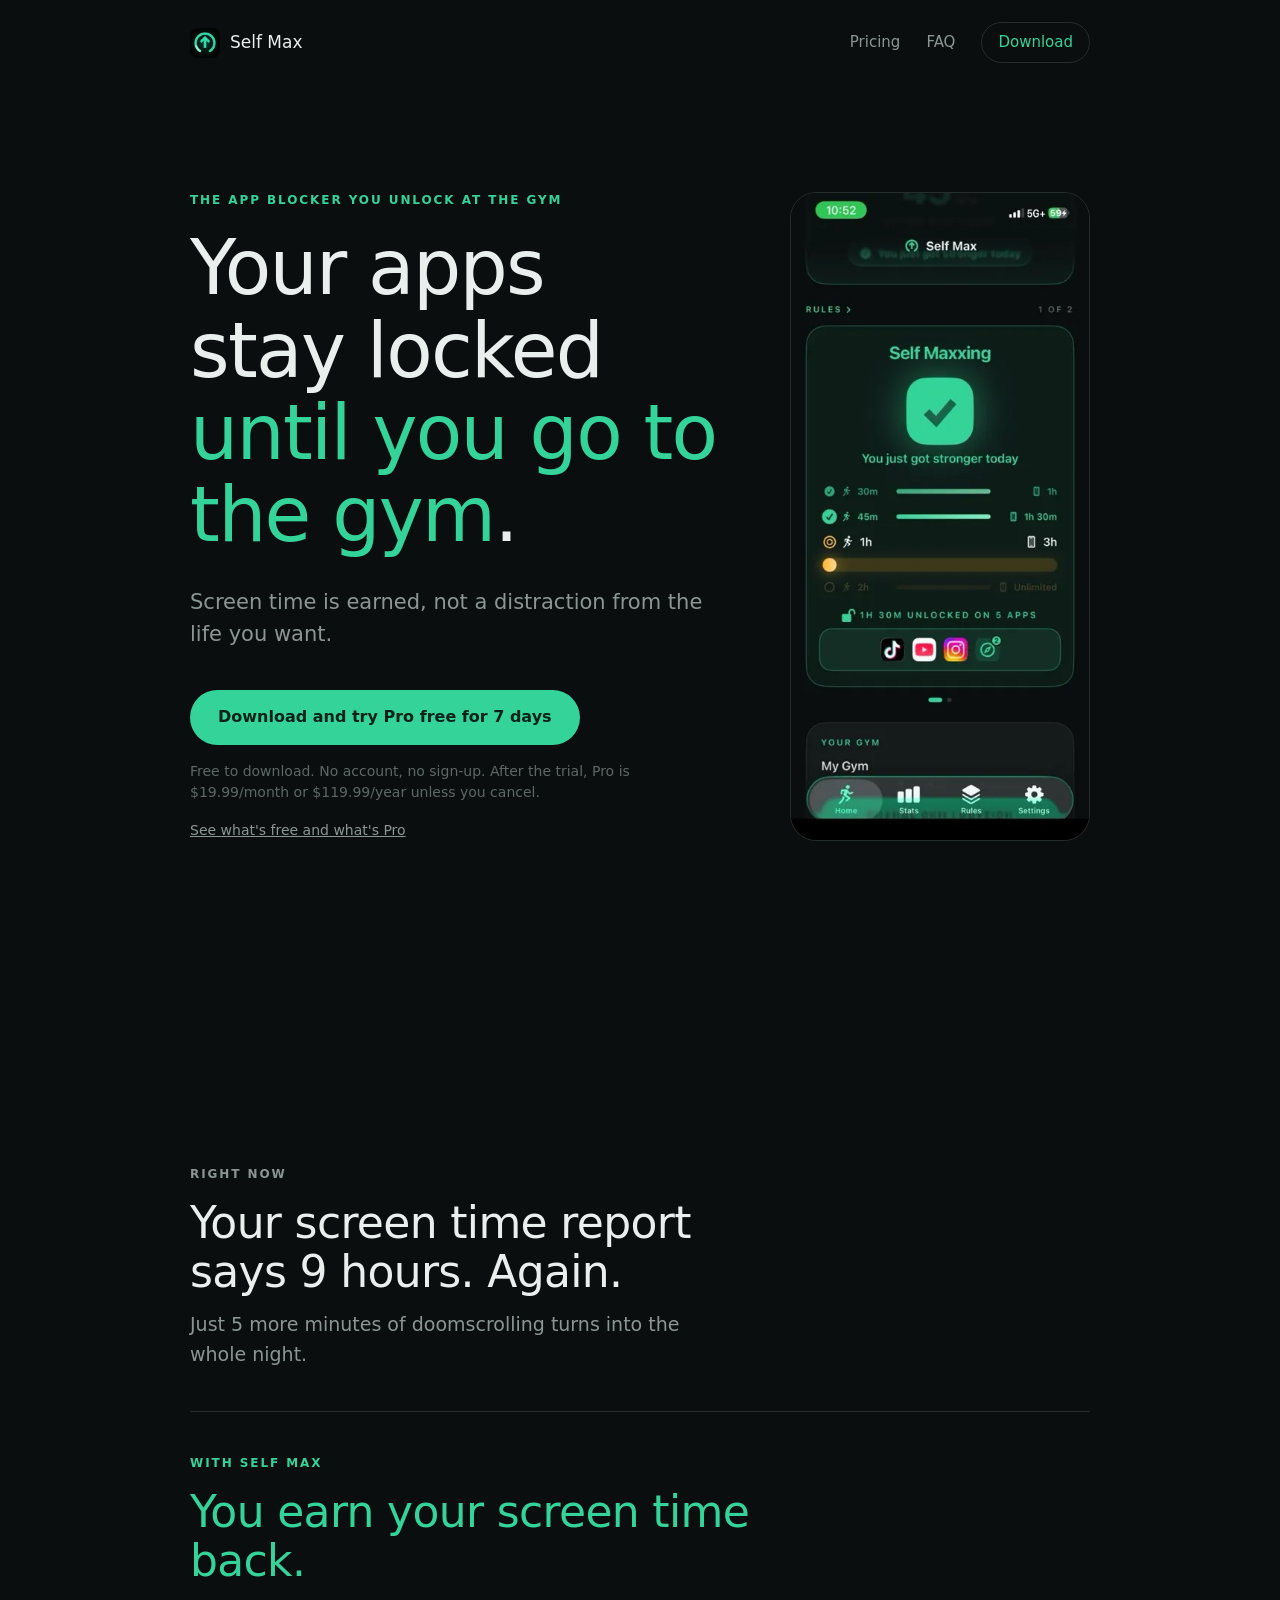
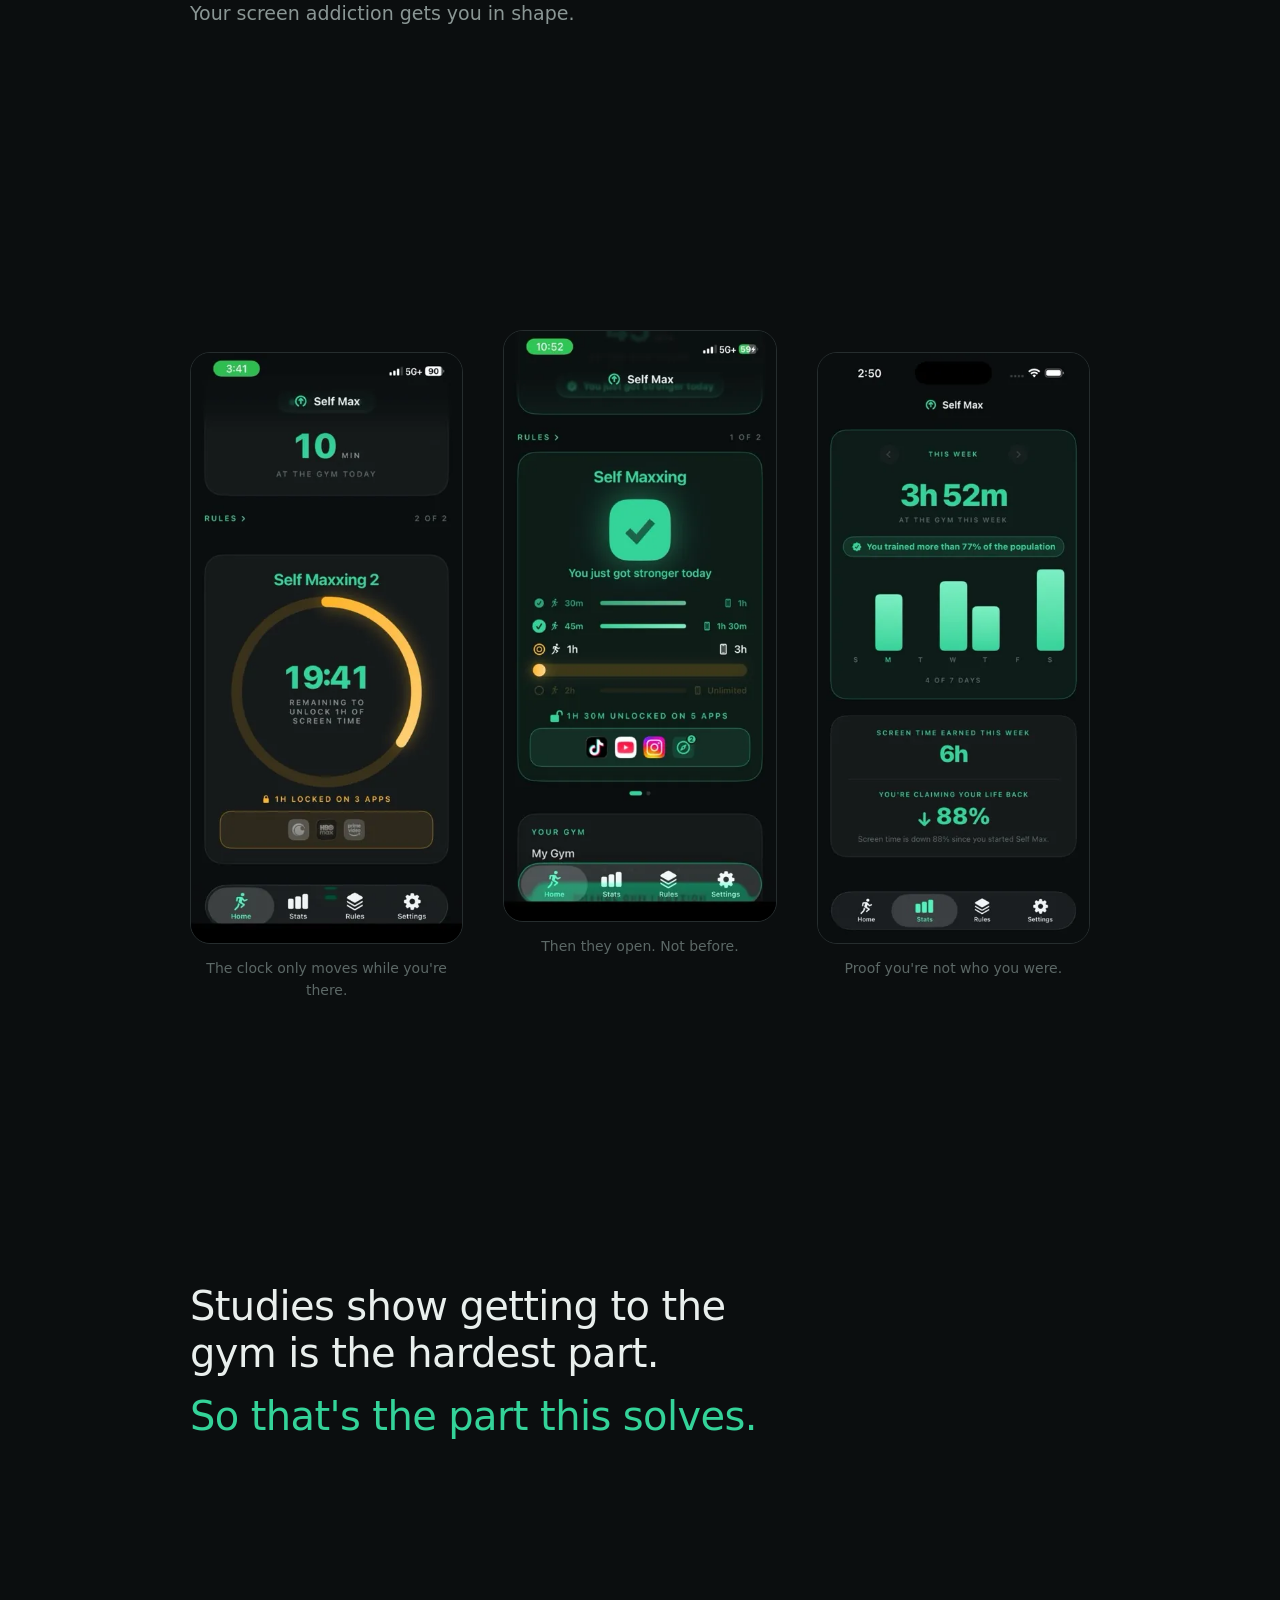
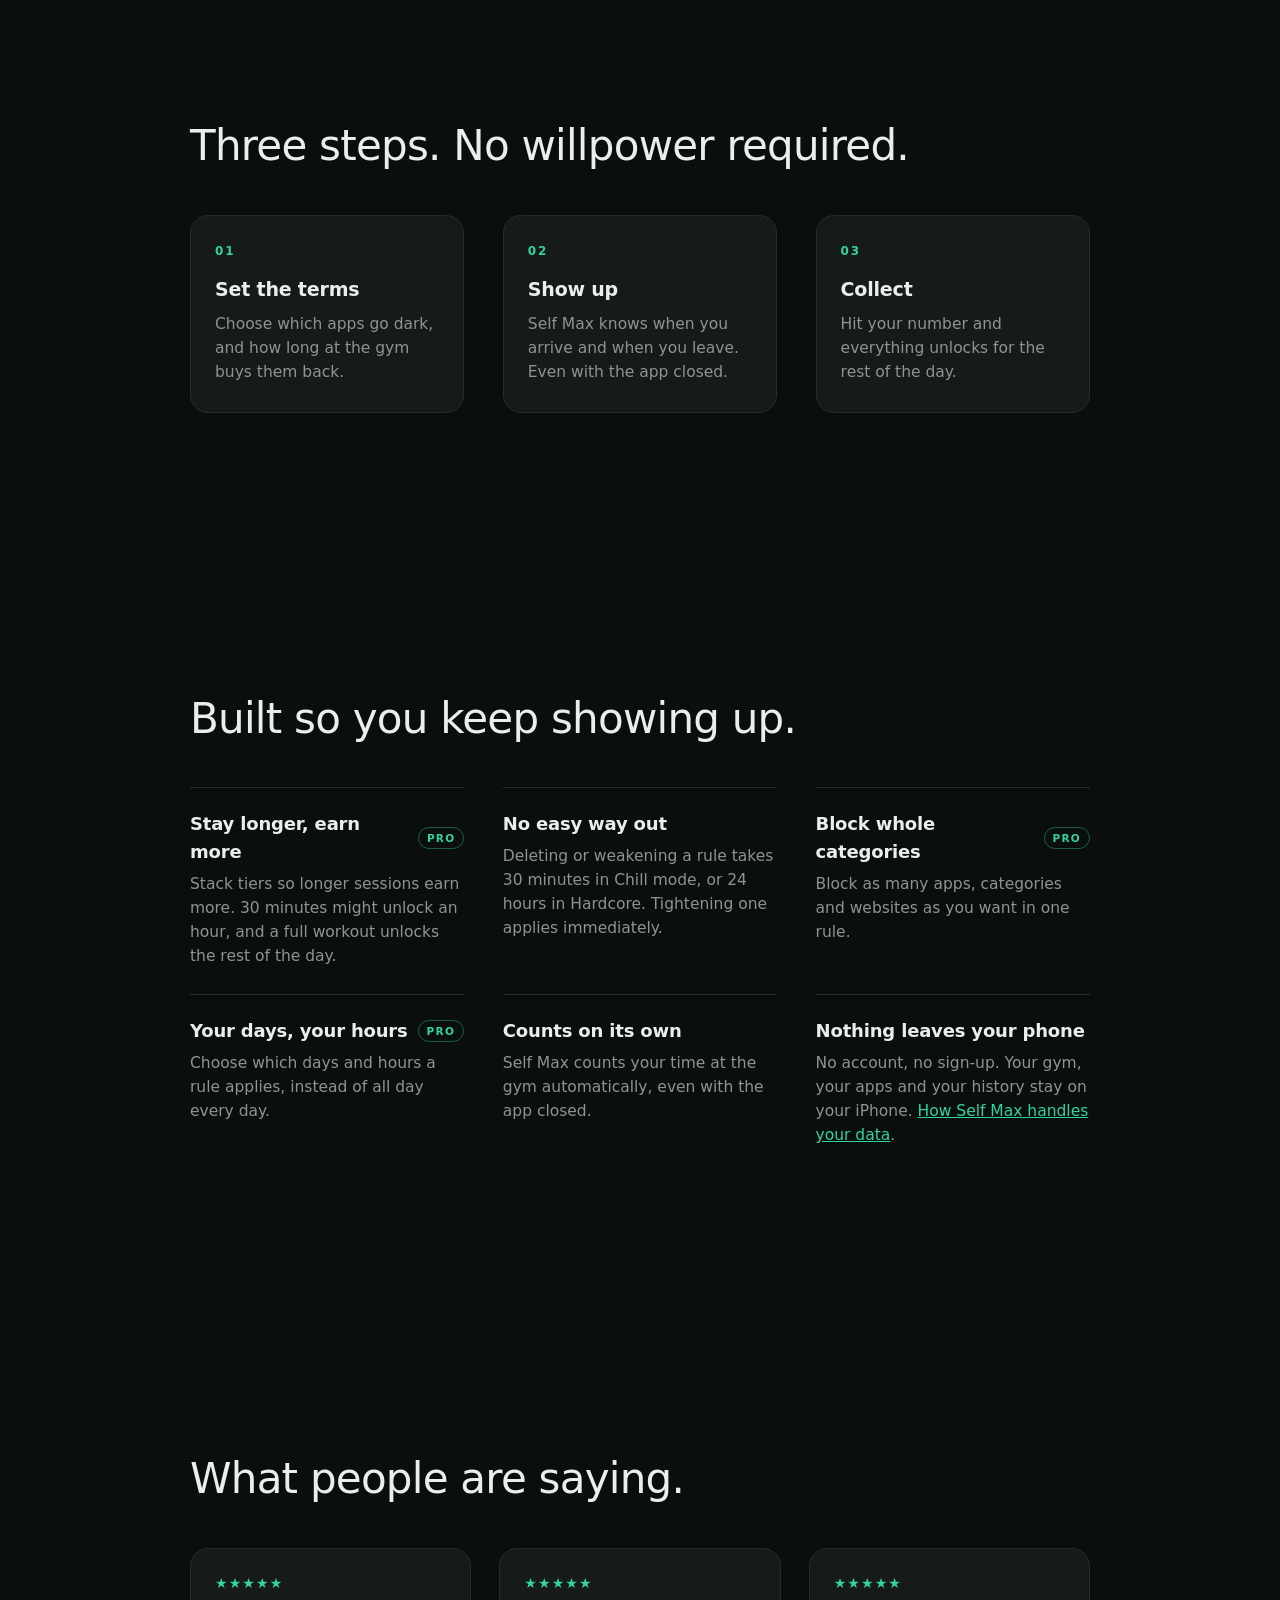
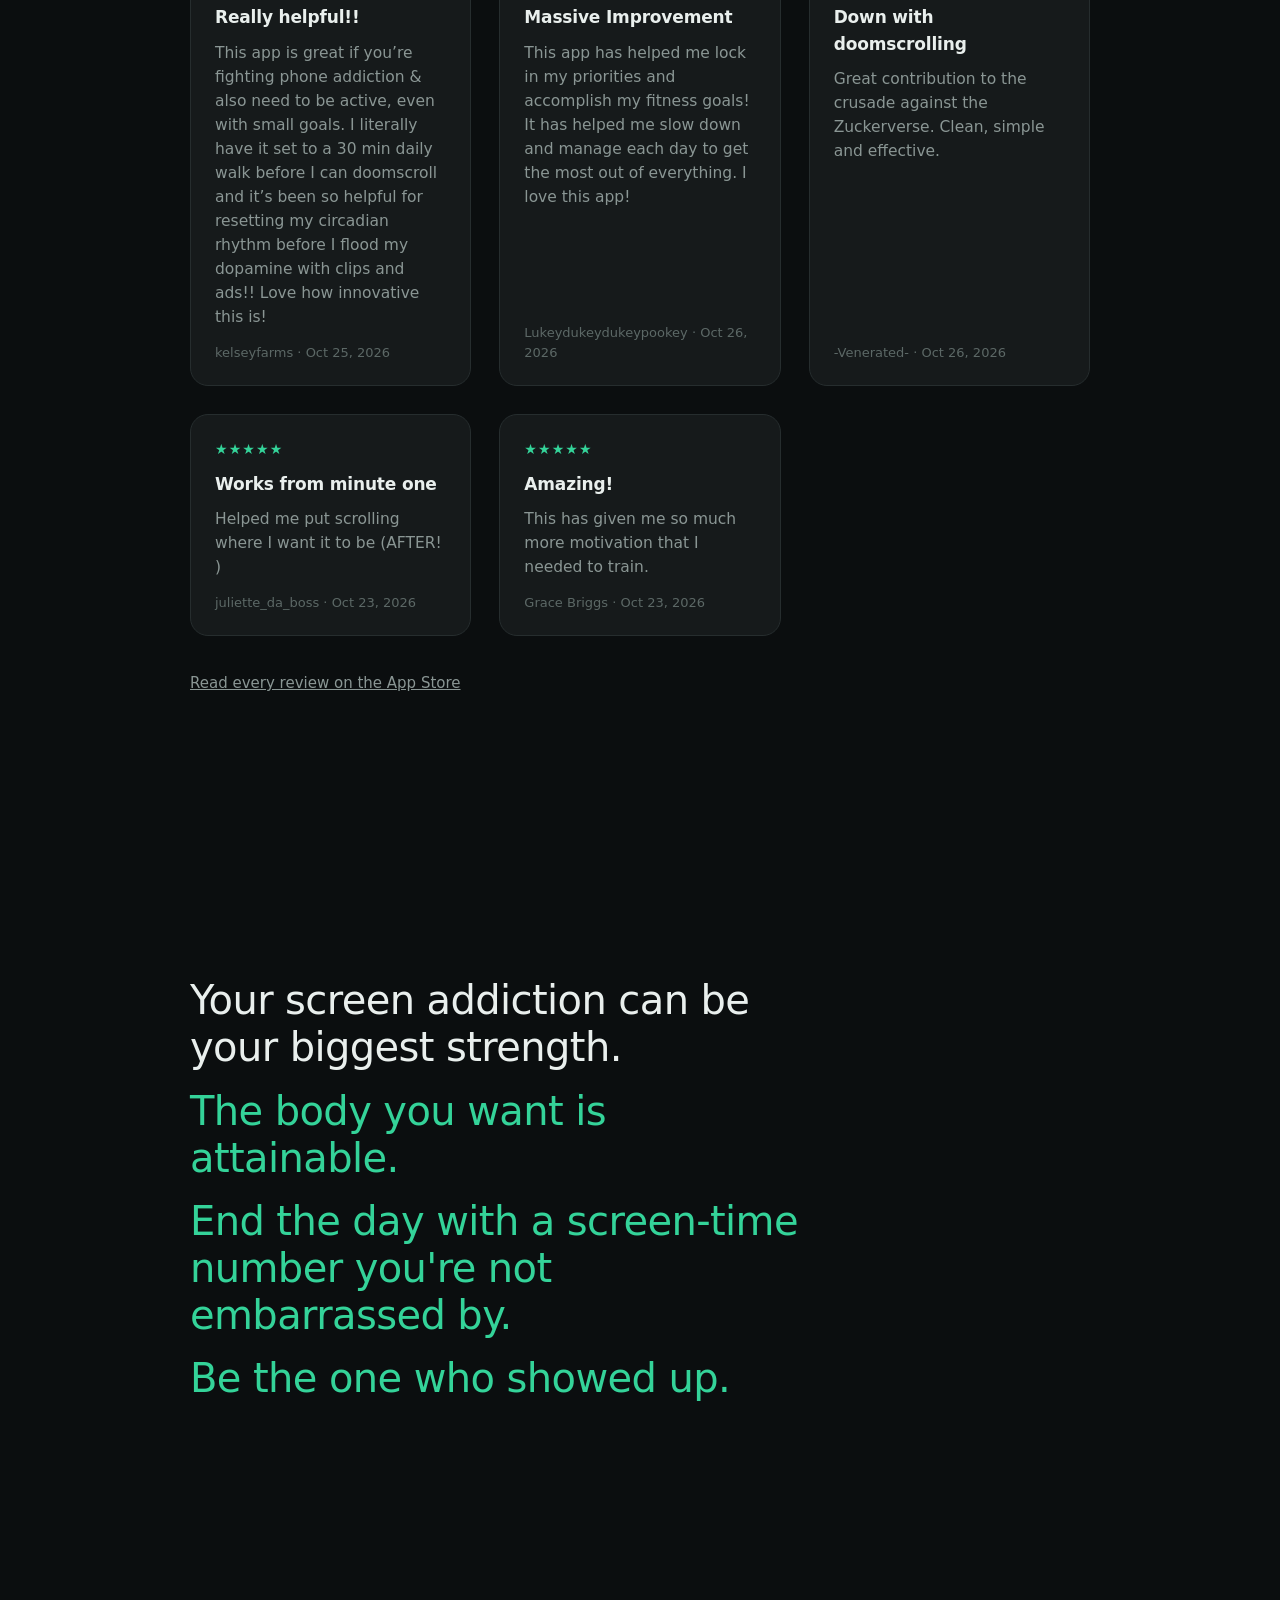
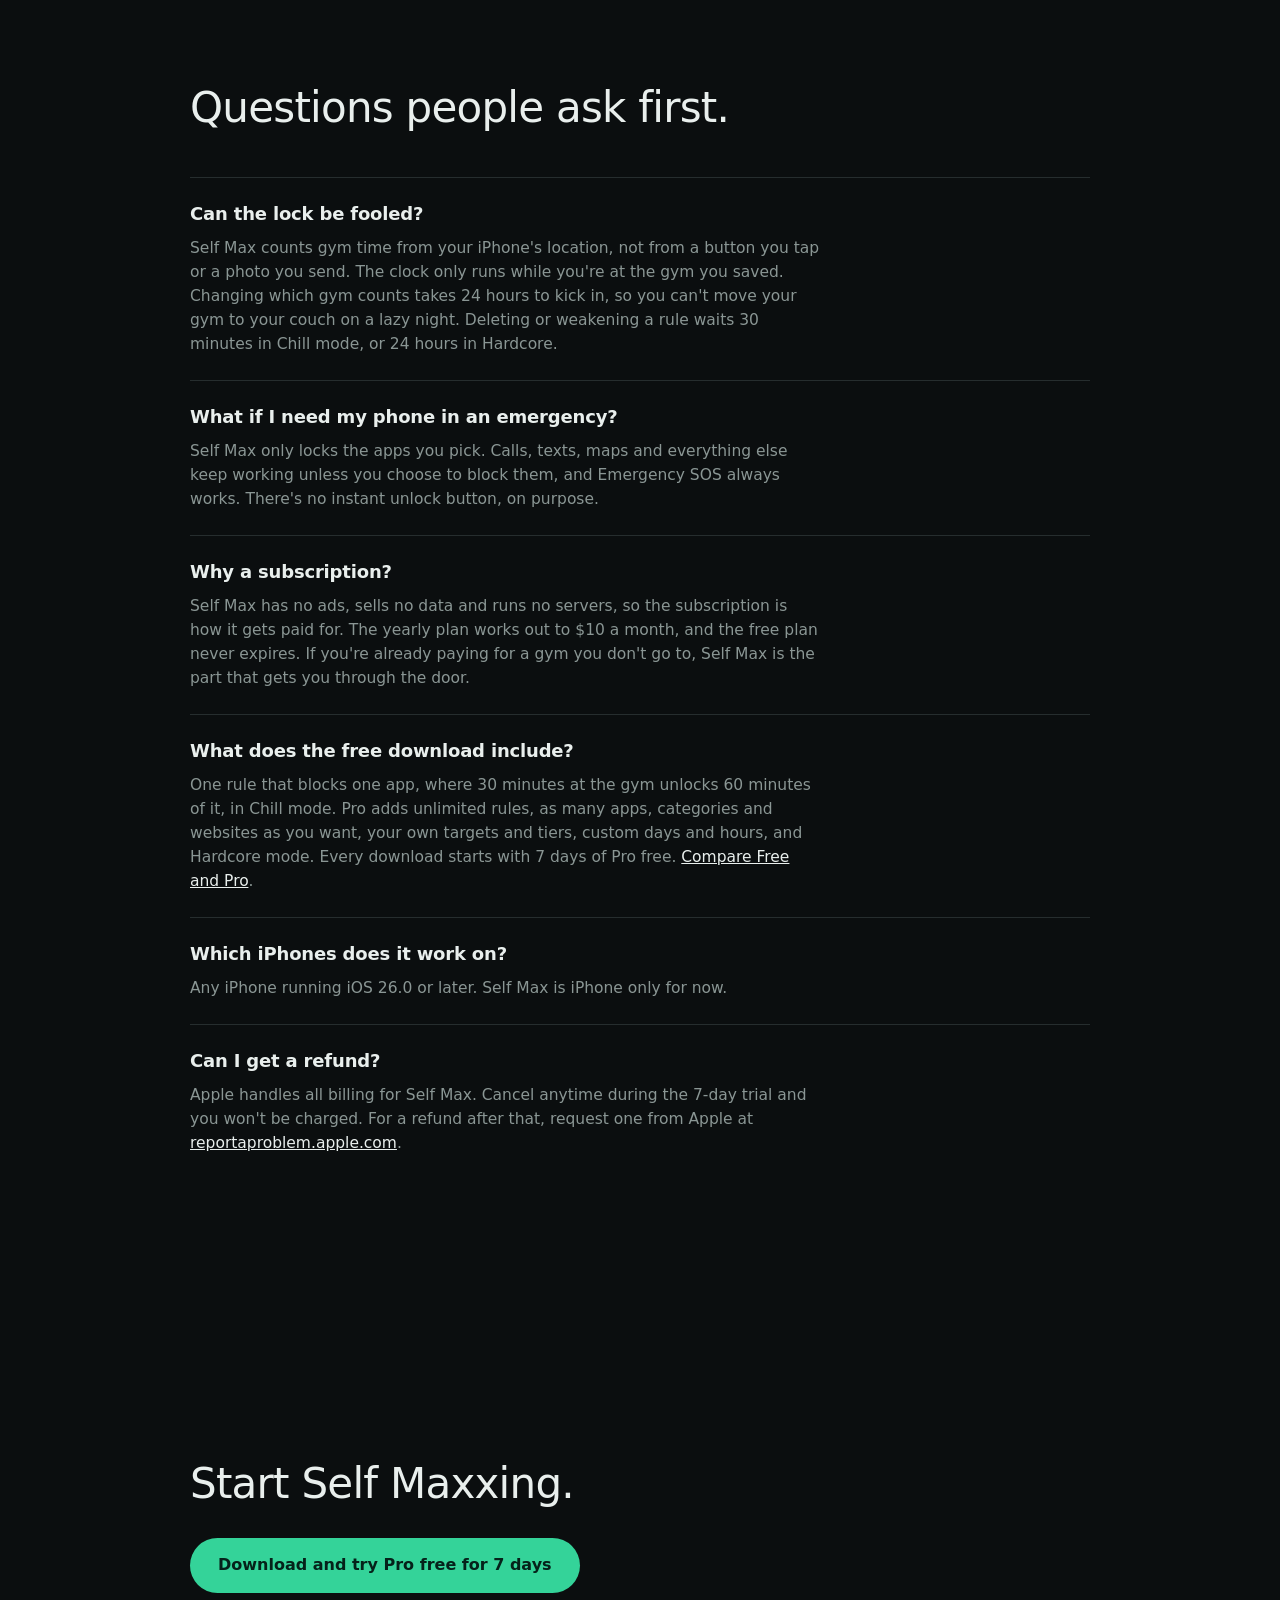
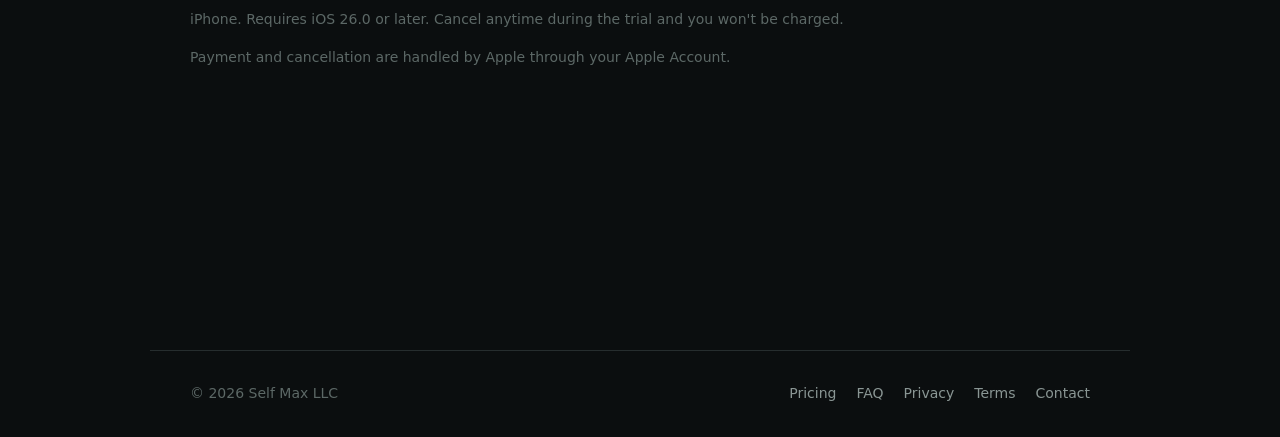
<file: index.html>
<!doctype html>
<html lang="en">
<head>
<meta charset="utf-8">
<meta name="viewport" content="width=device-width, initial-scale=1">
<meta name="apple-itunes-app" content="app-id=6804875830">
<title>Self Max: Apps stay locked until you go to the gym</title>
<meta name="description" content="Your apps stay locked until you go to the gym. Self Max checks your location, so you can't talk your way out of it.">
<link rel="canonical" href="https://selfmaxapp.com/">
<meta name="referrer" content="strict-origin-when-cross-origin">
<meta property="og:type" content="website">
<meta property="og:url" content="https://selfmaxapp.com/">
<meta property="og:title" content="Self Max: Apps stay locked until you go to the gym">
<meta property="og:description" content="Your apps stay locked until you go to the gym.">
<meta property="og:image" content="https://selfmaxapp.com/img/og.png">
<meta property="og:image:width" content="1200">
<meta property="og:image:height" content="630">
<meta name="twitter:card" content="summary_large_image">
<link rel="icon" href="img/icon.png">
<link rel="stylesheet" href="style.css">
<!-- Machine-readable facts for search engines and AI assistants. Prices and
     FAQ answers here must stay in step with the visible copy below and with
     pricing.html. -->
<script type="application/ld+json">
{
  "@context": "https://schema.org",
  "@graph": [
    {
      "@type": "WebPage",
      "headline": "Self Max: Apps stay locked until you go to the gym",
      "url": "https://selfmaxapp.com/",
      "mainEntityOfPage": "https://selfmaxapp.com/",
      "image": "https://selfmaxapp.com/img/ring.jpg",
      "dateModified": "2026-11-03",
      "publisher": {"@id": "https://selfmaxapp.com/#org"}
    },
    {
      "@type": "Organization",
      "@id": "https://selfmaxapp.com/#org",
      "name": "Self Max",
      "legalName": "Self Max LLC",
      "url": "https://selfmaxapp.com/",
      "logo": "https://selfmaxapp.com/img/icon.png",
      "email": "contact@selfmaxapp.com",
      "sameAs": ["https://apps.apple.com/app/id6804875830"]
    },
    {
      "@type": "MobileApplication",
      "name": "Self Max",
      "alternateName": "Self Max: Earn Screen Time",
      "description": "An app blocker for iPhone. The apps you choose stay locked until you've spent your target time at the gym, which Self Max measures from your location.",
      "operatingSystem": "iOS 26.0 or later",
      "applicationCategory": "HealthApplication",
      "url": "https://selfmaxapp.com/",
      "downloadUrl": "https://apps.apple.com/app/id6804875830",
      "publisher": {"@id": "https://selfmaxapp.com/#org"},
      "offers": [
        {"@type": "Offer", "name": "Free", "price": "0", "priceCurrency": "USD"},
        {"@type": "Offer", "name": "Pro, monthly", "price": "19.99", "priceCurrency": "USD"},
        {"@type": "Offer", "name": "Pro, yearly", "price": "119.99", "priceCurrency": "USD"}
      ]
    },
    {
      "@type": "FAQPage",
      "mainEntity": [
        {"@type": "Question", "name": "Can the lock be fooled?",
         "acceptedAnswer": {"@type": "Answer", "text": "Self Max counts gym time from your iPhone's location, not from a button you tap or a photo you send. The clock only runs while you're at the gym you saved. Changing which gym counts takes 24 hours to kick in, so you can't move your gym to your couch on a lazy night. Deleting or weakening a rule waits 30 minutes in Chill mode, or 24 hours in Hardcore."}},
        {"@type": "Question", "name": "What if I need my phone in an emergency?",
         "acceptedAnswer": {"@type": "Answer", "text": "Self Max only locks the apps you pick. Calls, texts, maps and everything else keep working unless you choose to block them, and Emergency SOS always works. There's no instant unlock button, on purpose."}},
        {"@type": "Question", "name": "Why a subscription?",
         "acceptedAnswer": {"@type": "Answer", "text": "Self Max has no ads, sells no data and runs no servers, so the subscription is how it gets paid for. The yearly plan works out to $10 a month, and the free plan never expires. If you're already paying for a gym you don't go to, Self Max is the part that gets you through the door."}},
        {"@type": "Question", "name": "What does the free download include?",
         "acceptedAnswer": {"@type": "Answer", "text": "One rule that blocks one app, where 30 minutes at the gym unlocks 60 minutes of it, in Chill mode. Pro adds unlimited rules, as many apps, categories and websites as you want, your own targets and tiers, custom days and hours, and Hardcore mode. Every download starts with 7 days of Pro free."}},
        {"@type": "Question", "name": "Which iPhones does it work on?",
         "acceptedAnswer": {"@type": "Answer", "text": "Any iPhone running iOS 26.0 or later. Self Max is iPhone only for now."}},
        {"@type": "Question", "name": "Can I get a refund?",
         "acceptedAnswer": {"@type": "Answer", "text": "Apple handles all billing for Self Max. Cancel anytime during the 7-day trial and you won't be charged. For a refund after that, request one from Apple at reportaproblem.apple.com."}}
      ]
    }
  ]
}
</script>
</head>
<body class="landing">

<header class="nav">
  <a class="brand" href="/">
    <img src="img/icon.png" alt="" width="30" height="30">
    <span>Self Max</span>
  </a>
  <nav class="nav-links">
    <a href="pricing.html">Pricing</a>
    <a href="#faq">FAQ</a>
    <a class="nav-cta" href="https://apps.apple.com/app/id6804875830">Download</a>
  </nav>
</header>

<section class="hero">
  <div class="hero-copy">
    <p class="eyebrow">The app blocker you unlock at the gym</p>
    <h1>Your apps stay locked<br><em>until you go to the gym</em>.</h1>
    <p class="sub">Screen time is earned, not a distraction from the life you want.</p>
    <div class="cta-row">
      <a class="btn btn-primary" href="https://apps.apple.com/app/id6804875830">Download and try Pro free for 7 days</a>
    </div>
    <p class="fineprint">Free to download. No account, no sign-up. After the trial, Pro is $19.99/month or $119.99/year unless you cancel.</p>
    <p class="fineprint"><a href="pricing.html">See what's free and what's Pro</a></p>
    <!-- "As seen in" slot: add a strip here for the first real press or
         Product Hunt mention. Left empty until one exists. -->
  </div>
  <figure class="hero-shot">
    <picture>
      <source type="image/webp" srcset="img/earned-400.webp 400w, img/earned-600.webp 600w, img/earned.webp 1080w" sizes="(max-width: 760px) 62vw, 300px">
      <img src="img/earned-600.jpg"
           srcset="img/earned-400.jpg 400w, img/earned-600.jpg 600w, img/earned.jpg 1080w"
           sizes="(max-width: 760px) 62vw, 300px"
           width="1080" height="2347" alt="A completed rule in Self Max showing apps unlocked after a gym session">
    </picture>
  </figure>
</section>

<!-- The split from the posts: same habit, opposite outcome. The big lines
     carry the audience's own words (the screen-time report number, earning
     it back); the small lines underneath keep the original pairing. -->
<section class="split">
  <div class="half">
    <p class="label">Right now</p>
    <p class="line">Your screen time report says 9 hours. Again.</p>
    <p class="aside">Just 5 more minutes of doomscrolling turns into the whole night.</p>
  </div>
  <div class="half is-fix">
    <p class="label">With Self Max</p>
    <p class="line">You earn your screen time back.</p>
    <p class="aside">Your screen addiction gets you in shape.</p>
  </div>
</section>

<section class="proof">
  <figure>
    <picture>
      <source type="image/webp" srcset="img/ring-400.webp 400w, img/ring-600.webp 600w, img/ring.webp 1080w" sizes="(max-width: 640px) 90vw, 300px">
      <img src="img/ring.jpg" srcset="img/ring-400.jpg 400w, img/ring-600.jpg 600w, img/ring.jpg 1080w"
           sizes="(max-width: 640px) 90vw, 300px"
           width="1080" height="2347" alt="A countdown ring filling as gym time is logged" loading="lazy">
    </picture>
    <figcaption>The clock only moves while you're there.</figcaption>
  </figure>
  <figure class="lift">
    <picture>
      <source type="image/webp" srcset="img/earned-400.webp 400w, img/earned-600.webp 600w, img/earned.webp 1080w" sizes="(max-width: 640px) 90vw, 300px">
      <img src="img/earned.jpg" srcset="img/earned-400.jpg 400w, img/earned-600.jpg 600w, img/earned.jpg 1080w"
           sizes="(max-width: 640px) 90vw, 300px"
           width="1080" height="2347" alt="A completed rule showing apps unlocked" loading="lazy">
    </picture>
    <figcaption>Then they open. Not before.</figcaption>
  </figure>
  <figure>
    <picture>
      <source type="image/webp" srcset="img/stats-400.webp 400w, img/stats-600.webp 600w, img/stats.webp 1080w" sizes="(max-width: 640px) 90vw, 300px">
      <img src="img/stats.jpg" srcset="img/stats-400.jpg 400w, img/stats-600.jpg 600w, img/stats.jpg 1080w"
           sizes="(max-width: 640px) 90vw, 300px"
           width="1080" height="2347" alt="Weekly gym time, tracked over time" loading="lazy">
    </picture>
    <figcaption>Proof you're not who you were.</figcaption>
  </figure>
</section>

<section class="statement">
  <p>Studies show getting to the gym is the hardest part.</p>
  <p class="turn">So that's the part this solves.</p>
</section>

<section class="how">
  <h2>Three steps. No willpower required.</h2>
  <ol class="steps">
    <li>
      <span class="num">01</span>
      <h3>Set the terms</h3>
      <p>Choose which apps go dark, and how long at the gym buys them back.</p>
    </li>
    <li>
      <span class="num">02</span>
      <h3>Show up</h3>
      <p>Self Max knows when you arrive and when you leave. Even with the app closed.</p>
    </li>
    <li>
      <span class="num">03</span>
      <h3>Collect</h3>
      <p>Hit your number and everything unlocks for the rest of the day.</p>
    </li>
  </ol>
</section>

<!-- Not numbered: these aren't steps. The Pro tag keeps the page honest
     about what the free plan includes. -->
<section class="features">
  <h2>Built so you keep showing up.</h2>
  <ul class="feats">
    <li>
      <h3>Stay longer, earn more <span class="pro">Pro</span></h3>
      <p>Stack tiers so longer sessions earn more. 30 minutes might unlock an hour, and a full workout unlocks the rest of the day.</p>
    </li>
    <li>
      <h3>No easy way out</h3>
      <p>Deleting or weakening a rule takes 30 minutes in Chill mode, or 24 hours in Hardcore. Tightening one applies immediately.</p>
    </li>
    <li>
      <h3>Block whole categories <span class="pro">Pro</span></h3>
      <p>Block as many apps, categories and websites as you want in one rule.</p>
    </li>
    <li>
      <h3>Your days, your hours <span class="pro">Pro</span></h3>
      <p>Choose which days and hours a rule applies, instead of all day every day.</p>
    </li>
    <li>
      <h3>Counts on its own</h3>
      <p>Self Max counts your time at the gym automatically, even with the app closed.</p>
    </li>
    <li>
      <h3>Nothing leaves your phone</h3>
      <p>No account, no sign-up. Your gym, your apps and your history stay on your iPhone. <a href="privacy.html">How Self Max handles your data</a>.</p>
    </li>
  </ul>
</section>

<!-- Verbatim App Store reviews: same words, same handles, same dates. Don't
     edit the text, typos included. -->
<section class="reviews">
  <h2>What people are saying.</h2>
  <ul class="quotes">
    <li>
      <span class="stars" aria-label="5 out of 5 stars">★★★★★</span>
      <h3>Really helpful!!</h3>
      <blockquote><p>This app is great if you’re fighting phone addiction &amp; also need to be active, even with small goals. I literally have it set to a 30 min daily walk before I can doomscroll and it’s been so helpful for resetting my circadian rhythm before I flood my dopamine with clips and ads!! Love how innovative this is!</p></blockquote>
      <p class="who">kelseyfarms · Oct 25, 2026</p>
    </li>
    <li>
      <span class="stars" aria-label="5 out of 5 stars">★★★★★</span>
      <h3>Massive Improvement</h3>
      <blockquote><p>This app has helped me lock in my priorities and accomplish my fitness goals! It has helped me slow down and manage each day to get the most out of everything. I love this app!</p></blockquote>
      <p class="who">Lukeydukeydukeypookey · Oct 26, 2026</p>
    </li>
    <li>
      <span class="stars" aria-label="5 out of 5 stars">★★★★★</span>
      <h3>Down with doomscrolling</h3>
      <blockquote><p>Great contribution to the crusade against the Zuckerverse.  Clean, simple and effective.</p></blockquote>
      <p class="who">-Venerated- · Oct 26, 2026</p>
    </li>
    <li>
      <span class="stars" aria-label="5 out of 5 stars">★★★★★</span>
      <h3>Works from minute one</h3>
      <blockquote><p>Helped me put scrolling where I want it to be (AFTER! )</p></blockquote>
      <p class="who">juliette_da_boss · Oct 23, 2026</p>
    </li>
    <li>
      <span class="stars" aria-label="5 out of 5 stars">★★★★★</span>
      <h3>Amazing!</h3>
      <blockquote><p>This has given me so much more motivation that I needed to train.</p></blockquote>
      <p class="who">Grace Briggs · Oct 23, 2026</p>
    </li>
  </ul>
  <p class="more"><a href="https://apps.apple.com/app/id6804875830?see-all=reviews">Read every review on the App Store</a></p>
</section>

<section class="pitch">
  <blockquote>
    <p>Your screen addiction can be your biggest strength.</p>
    <p class="turn">The body you want is attainable.</p>
    <p class="turn">End the day with a screen-time number you're not embarrassed by.</p>
    <p class="turn">Be the one who showed up.</p>
  </blockquote>
</section>

<!-- Same questions and answers as the FAQPage data in the head. Change both
     together. -->
<section class="faq" id="faq">
  <h2>Questions people ask first.</h2>
  <dl class="qa">
    <div>
      <dt>Can the lock be fooled?</dt>
      <dd>Self Max counts gym time from your iPhone's location, not from a button you tap or a photo you send. The clock only runs while you're at the gym you saved. Changing which gym counts takes 24 hours to kick in, so you can't move your gym to your couch on a lazy night. Deleting or weakening a rule waits 30 minutes in Chill mode, or 24 hours in Hardcore.</dd>
    </div>
    <div>
      <dt>What if I need my phone in an emergency?</dt>
      <dd>Self Max only locks the apps you pick. Calls, texts, maps and everything else keep working unless you choose to block them, and Emergency SOS always works. There's no instant unlock button, on purpose.</dd>
    </div>
    <div>
      <dt>Why a subscription?</dt>
      <dd>Self Max has no ads, sells no data and runs no servers, so the subscription is how it gets paid for. The yearly plan works out to $10 a month, and the free plan never expires. If you're already paying for a gym you don't go to, Self Max is the part that gets you through the door.</dd>
    </div>
    <div>
      <dt>What does the free download include?</dt>
      <dd>One rule that blocks one app, where 30 minutes at the gym unlocks 60 minutes of it, in Chill mode. Pro adds unlimited rules, as many apps, categories and websites as you want, your own targets and tiers, custom days and hours, and Hardcore mode. Every download starts with 7 days of Pro free. <a href="pricing.html">Compare Free and Pro</a>.</dd>
    </div>
    <div>
      <dt>Which iPhones does it work on?</dt>
      <dd>Any iPhone running iOS 26.0 or later. Self Max is iPhone only for now.</dd>
    </div>
    <div>
      <dt>Can I get a refund?</dt>
      <dd>Apple handles all billing for Self Max. Cancel anytime during the 7-day trial and you won't be charged. For a refund after that, request one from Apple at <a href="https://reportaproblem.apple.com/">reportaproblem.apple.com</a>.</dd>
    </div>
  </dl>
</section>

<section class="get" id="get">
  <h2>Start Self Maxxing.</h2>
  <div class="cta-row">
    <a class="btn btn-primary" href="https://apps.apple.com/app/id6804875830">Download and try Pro free for 7 days</a>
  </div>
  <p class="fineprint">iPhone. Requires iOS 26.0 or later. Cancel anytime during the trial and you won't be charged.</p>
  <p class="fineprint">Payment and cancellation are handled by Apple through your Apple Account.</p>
</section>

<footer class="foot">
  <span>© 2026 Self Max LLC</span>
  <nav>
    <a href="pricing.html">Pricing</a>
    <a href="#faq">FAQ</a>
    <a href="privacy.html">Privacy</a>
    <a href="https://www.apple.com/legal/internet-services/itunes/dev/stdeula/">Terms</a>
    <a href="mailto:contact@selfmaxapp.com">Contact</a>
  </nav>
</footer>

</body>
</html>
</file>
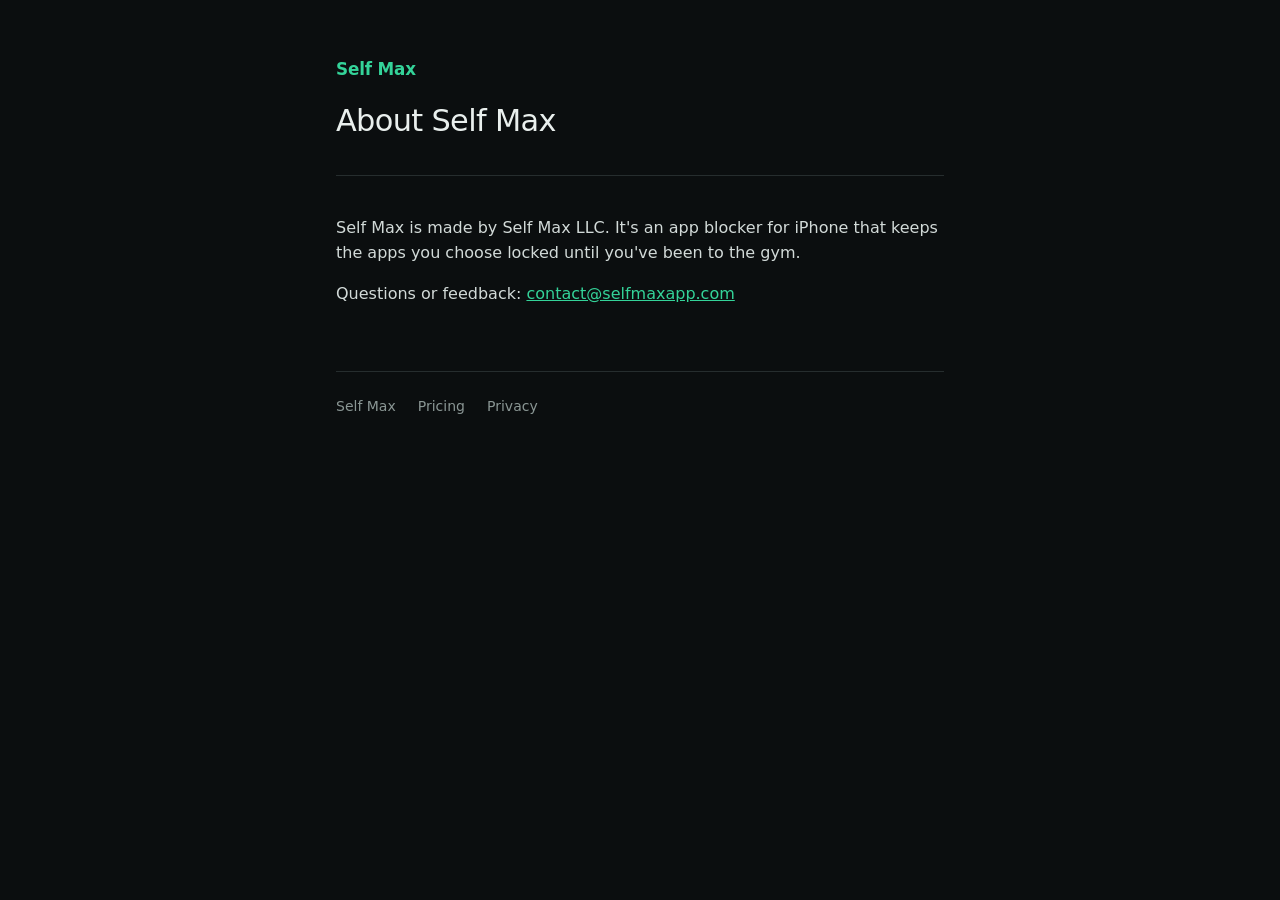
<file: about.html>
<!doctype html>
<html lang="en">
<head>
<meta charset="utf-8">
<meta name="viewport" content="width=device-width, initial-scale=1">
<!-- Stub. Kept out of search, the sitemap and the footer until the founder
     section below is filled in with real details. When it is: delete this
     robots tag, add the page to sitemap.xml, and link it from the footers
     on index.html and pricing.html next to Privacy. -->
<meta name="robots" content="noindex">
<title>About Self Max: the app blocker you unlock at the gym</title>
<meta name="description" content="Self Max is an iPhone app blocker made by Self Max LLC. The apps you choose stay locked until you've spent your target time at the gym.">
<meta name="referrer" content="strict-origin-when-cross-origin">
<meta property="og:title" content="About Self Max: the app blocker you unlock at the gym">
<meta property="og:description" content="The apps you choose stay locked until you've spent your target time at the gym.">
<meta property="og:image" content="https://selfmaxapp.com/img/og.png">
<meta name="twitter:card" content="summary_large_image">
<script type="application/ld+json">
{"@context": "https://schema.org", "@type": "Organization", "@id": "https://selfmaxapp.com/#org", "name": "Self Max", "legalName": "Self Max LLC", "url": "https://selfmaxapp.com/", "logo": "https://selfmaxapp.com/img/icon.png", "email": "contact@selfmaxapp.com", "sameAs": ["https://apps.apple.com/app/id6804875830"]}
</script>
<link rel="icon" href="img/icon.png">
<link rel="stylesheet" href="style.css">
</head>
<body>
<div class="wrap">
<header>
  <a class="mark" href="./">Self Max</a>
  <h1>About Self Max</h1>
</header>

<!-- FOUNDER (to fill in):
     - Photo: img/founder.jpg, square, at least 600px
     - Name
     - Why you built it, in the site's blunt voice: the screen-time number,
       the gym you kept skipping, what changed
     - One public profile link (Instagram, X or LinkedIn)
-->

<p>Self Max is made by Self Max LLC. It's an app blocker for iPhone that keeps the apps you choose locked until you've been to the gym.</p>
<p>Questions or feedback: <a href="mailto:contact@selfmaxapp.com">contact@selfmaxapp.com</a></p>

<footer>
  <a href="./">Self Max</a>
  <a href="pricing.html">Pricing</a>
  <a href="privacy.html">Privacy</a>
</footer>
</div>
</body>
</html>
</file>
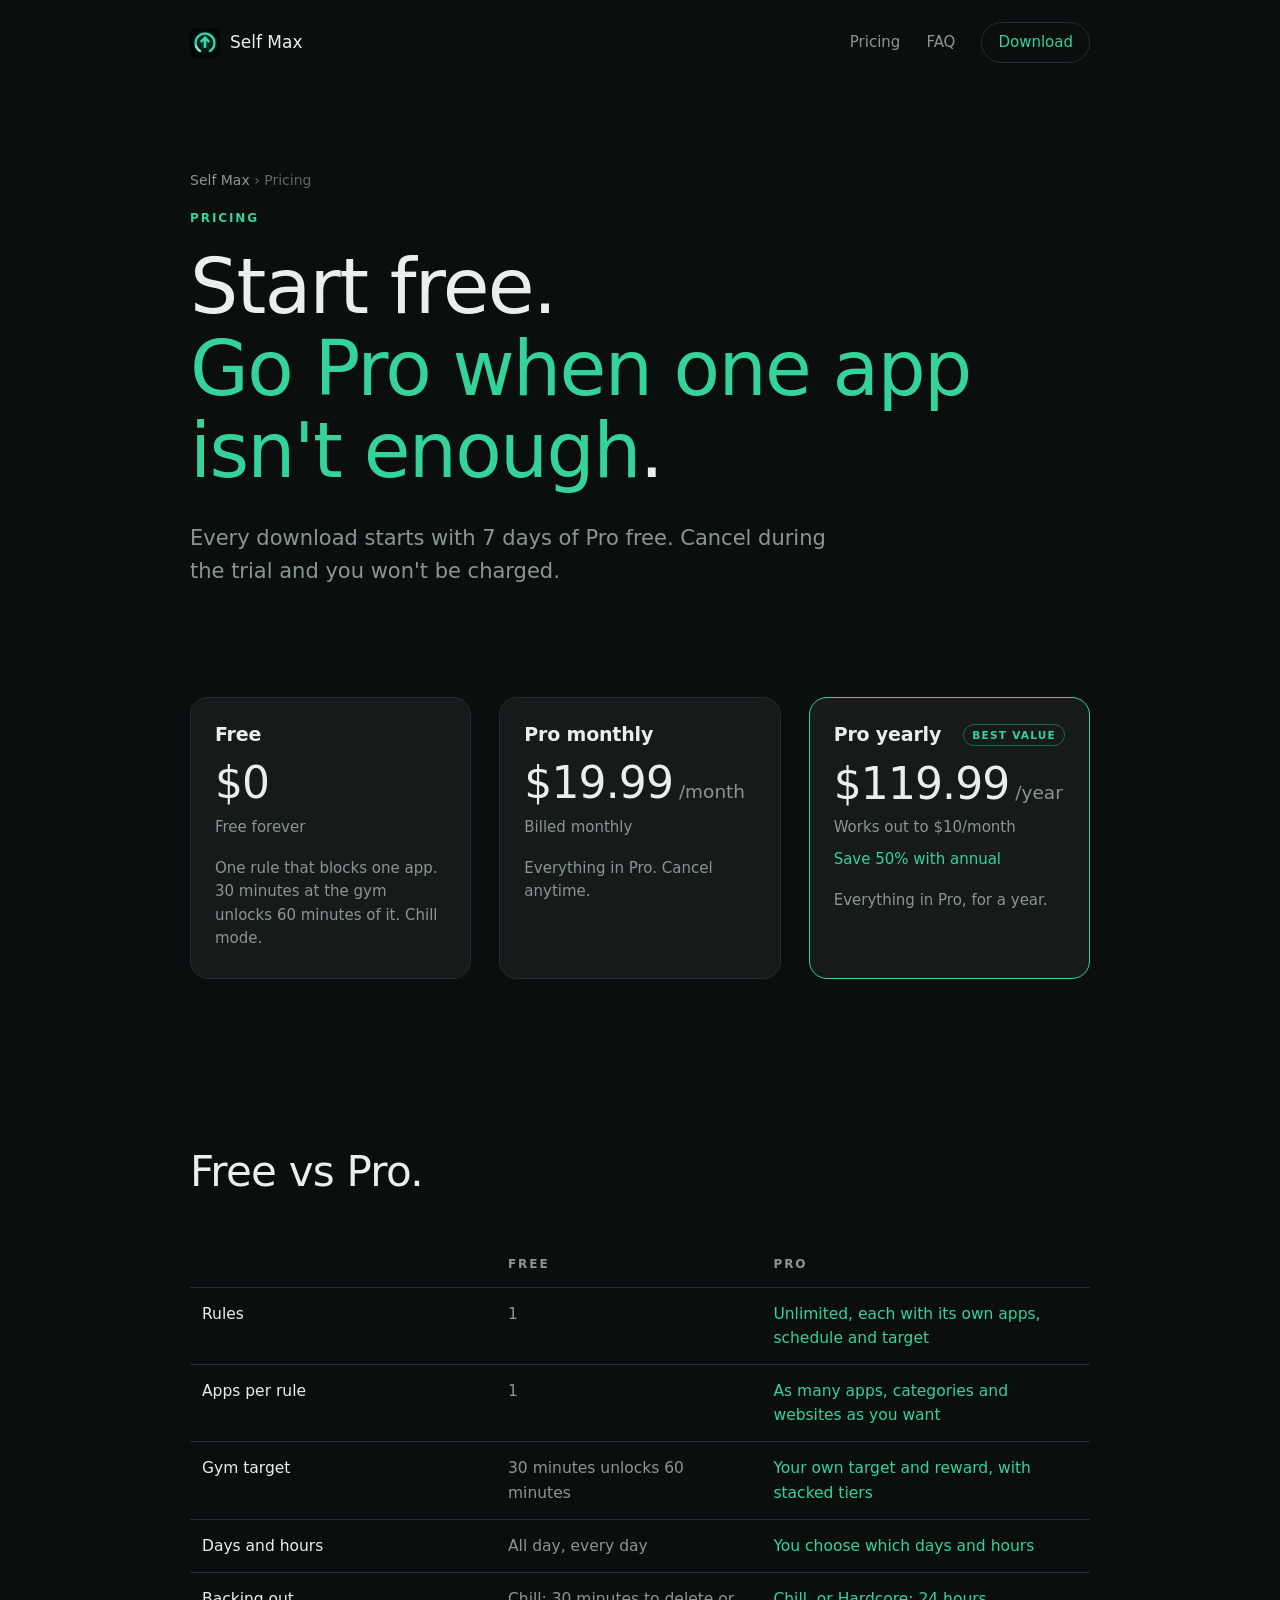
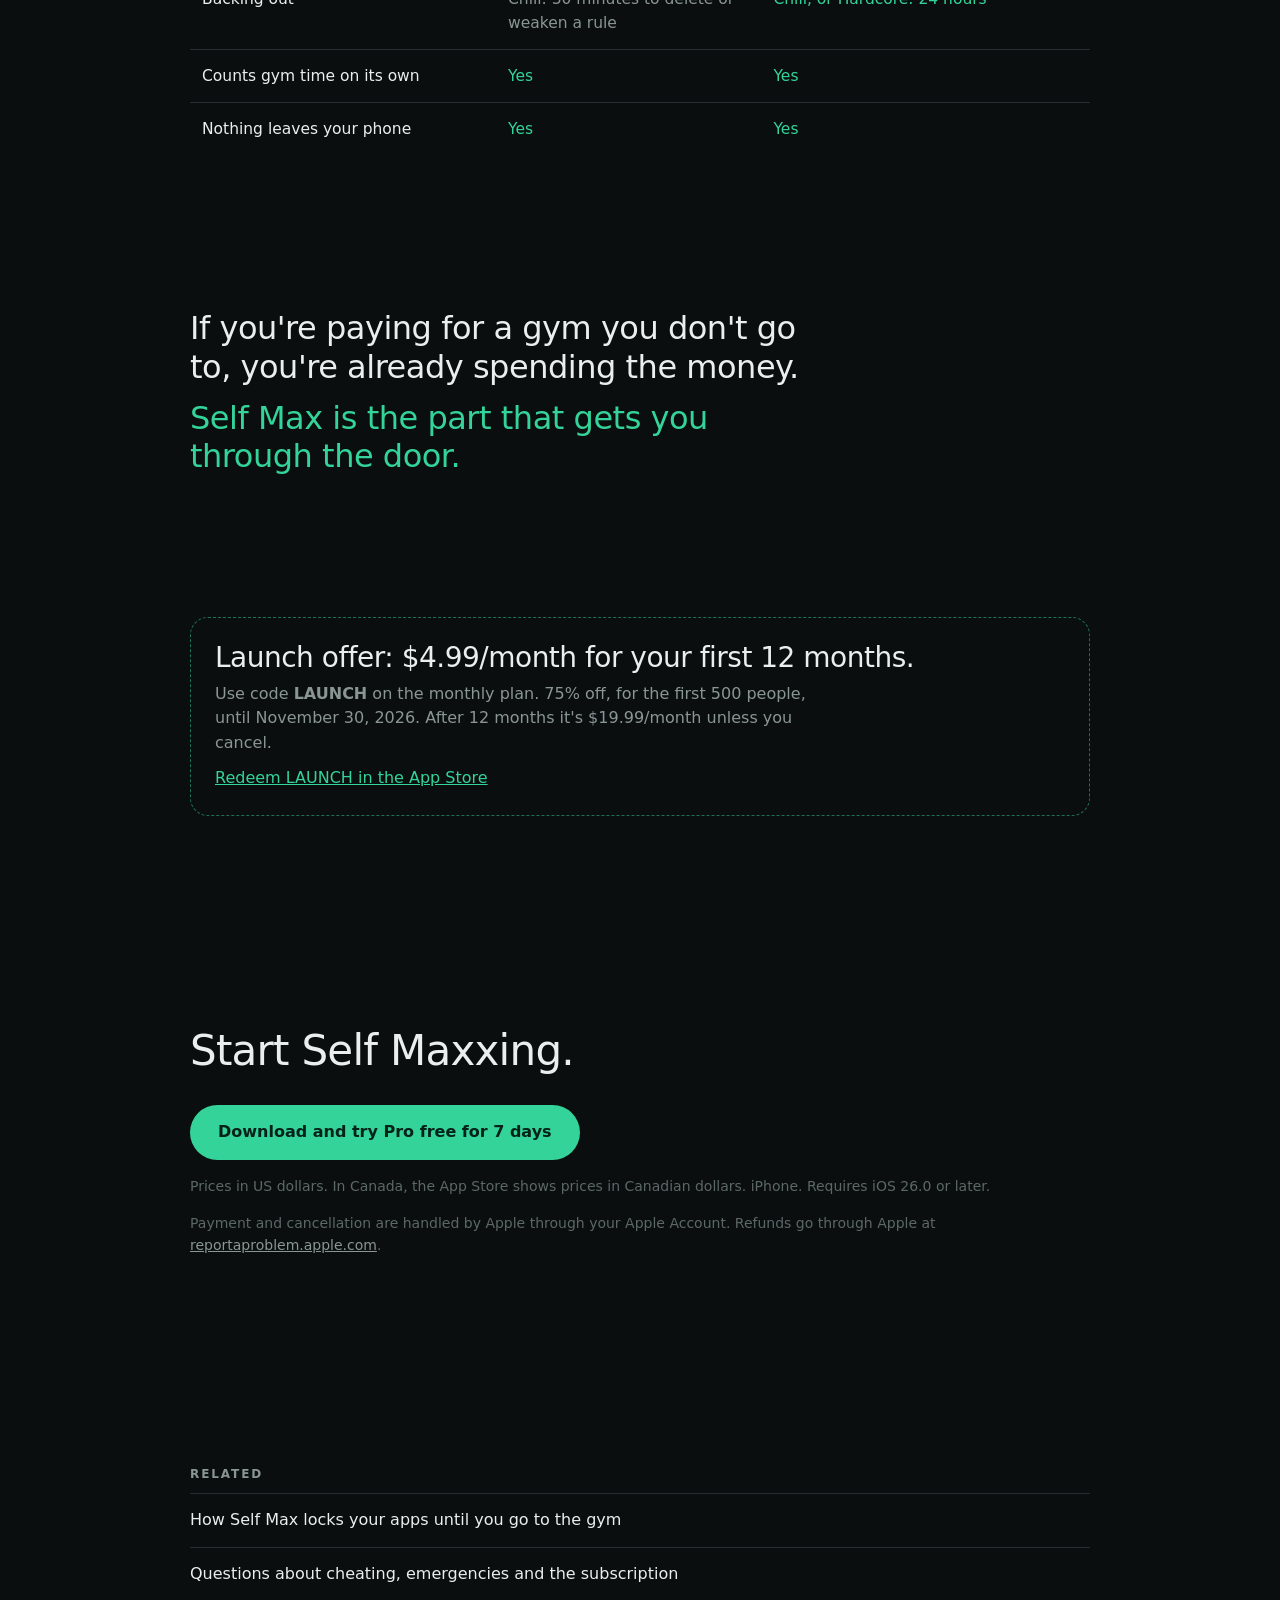
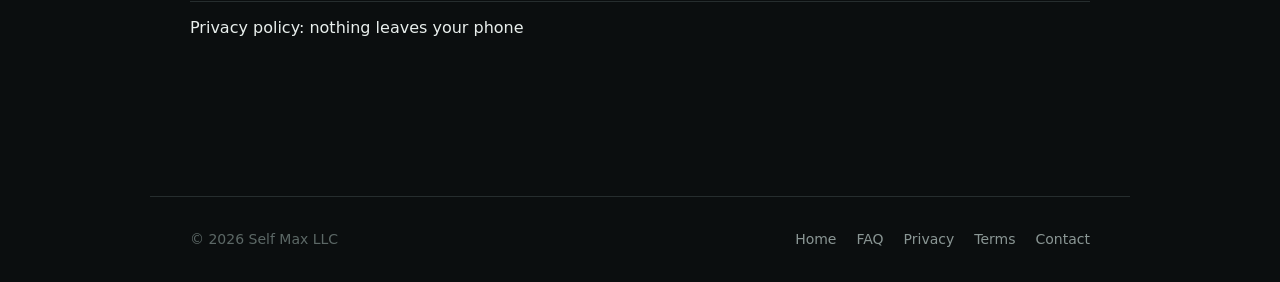
<file: pricing.html>
<!doctype html>
<html lang="en">
<head>
<meta charset="utf-8">
<meta name="viewport" content="width=device-width, initial-scale=1">
<meta name="apple-itunes-app" content="app-id=6804875830">
<title>Self Max pricing: start free, go Pro for $19.99/month</title>
<meta name="description" content="Self Max is free with one rule and one blocked app. Pro is $19.99/month or $119.99/year (save 50%). Every download starts with 7 days of Pro free.">
<link rel="canonical" href="https://selfmaxapp.com/pricing.html">
<meta name="referrer" content="strict-origin-when-cross-origin">
<meta property="og:type" content="website">
<meta property="og:url" content="https://selfmaxapp.com/pricing.html">
<meta property="og:title" content="Self Max pricing: start free, go Pro for $19.99/month">
<meta property="og:description" content="Free with one rule. Pro is $19.99/month or $119.99/year. 7 days of Pro free.">
<meta property="og:image" content="https://selfmaxapp.com/img/og.png">
<meta property="og:image:width" content="1200">
<meta property="og:image:height" content="630">
<meta name="twitter:card" content="summary_large_image">
<link rel="icon" href="img/icon.png">
<link rel="stylesheet" href="style.css">
<script type="application/ld+json">
{
  "@context": "https://schema.org",
  "@graph": [
    {
      "@type": "Organization",
      "@id": "https://selfmaxapp.com/#org",
      "name": "Self Max",
      "legalName": "Self Max LLC",
      "url": "https://selfmaxapp.com/",
      "logo": "https://selfmaxapp.com/img/icon.png",
      "email": "contact@selfmaxapp.com",
      "sameAs": ["https://apps.apple.com/app/id6804875830"]
    },
    {
      "@type": "WebPage",
      "headline": "Self Max pricing: start free, go Pro for $19.99/month",
      "url": "https://selfmaxapp.com/pricing.html",
      "mainEntityOfPage": "https://selfmaxapp.com/pricing.html",
      "image": "https://selfmaxapp.com/img/og.png",
      "dateModified": "2026-11-03",
      "publisher": {"@id": "https://selfmaxapp.com/#org"}
    },
    {
      "@type": "BreadcrumbList",
      "itemListElement": [
        {"@type": "ListItem", "position": 1, "name": "Self Max", "item": "https://selfmaxapp.com/"},
        {"@type": "ListItem", "position": 2, "name": "Pricing", "item": "https://selfmaxapp.com/pricing.html"}
      ]
    }
  ]
}
</script>
</head>
<body class="landing">

<header class="nav">
  <a class="brand" href="/">
    <img src="img/icon.png" alt="" width="30" height="30">
    <span>Self Max</span>
  </a>
  <nav class="nav-links">
    <a href="pricing.html" aria-current="page">Pricing</a>
    <a href="/#faq">FAQ</a>
    <a class="nav-cta" href="https://apps.apple.com/app/id6804875830">Download</a>
  </nav>
</header>

<section class="price-hero">
  <nav class="crumbs" aria-label="Breadcrumb"><a href="/">Self Max</a> <span aria-hidden="true">›</span> <span>Pricing</span></nav>
  <p class="eyebrow">Pricing</p>
  <h1>Start free.<br><em>Go Pro when one app isn't enough</em>.</h1>
  <p class="sub">Every download starts with 7 days of Pro free. Cancel during the trial and you won't be charged.</p>
</section>

<!-- Limits here come straight from the app's free plan (one rule, one app,
     30 minutes at the gym for 60 minutes of screen time). Keep them in step
     if the app changes. -->
<section class="plans">
  <div class="plan">
    <div class="plan-top"><h2>Free</h2></div>
    <p class="amount">$0</p>
    <p class="per">Free forever</p>
    <p class="note">One rule that blocks one app. 30 minutes at the gym unlocks 60 minutes of it. Chill mode.</p>
  </div>
  <div class="plan">
    <div class="plan-top"><h2>Pro monthly</h2></div>
    <p class="amount">$19.99<small> /month</small></p>
    <p class="per">Billed monthly</p>
    <p class="note">Everything in Pro. Cancel anytime.</p>
  </div>
  <div class="plan is-pick">
    <div class="plan-top"><h2>Pro yearly</h2><span class="pro">Best value</span></div>
    <p class="amount">$119.99<small> /year</small></p>
    <p class="per">Works out to $10/month</p>
    <p class="save">Save 50% with annual</p>
    <p class="note">Everything in Pro, for a year.</p>
  </div>
</section>

<section class="compare">
  <h2>Free vs Pro.</h2>
  <div class="table-wrap">
    <table>
      <thead>
        <tr><th scope="col"></th><th scope="col">Free</th><th scope="col">Pro</th></tr>
      </thead>
      <tbody>
        <tr><th scope="row">Rules</th><td>1</td><td class="yes">Unlimited, each with its own apps, schedule and target</td></tr>
        <tr><th scope="row">Apps per rule</th><td>1</td><td class="yes">As many apps, categories and websites as you want</td></tr>
        <tr><th scope="row">Gym target</th><td>30 minutes unlocks 60 minutes</td><td class="yes">Your own target and reward, with stacked tiers</td></tr>
        <tr><th scope="row">Days and hours</th><td>All day, every day</td><td class="yes">You choose which days and hours</td></tr>
        <tr><th scope="row">Backing out</th><td>Chill: 30 minutes to delete or weaken a rule</td><td class="yes">Chill, or Hardcore: 24 hours</td></tr>
        <tr><th scope="row">Counts gym time on its own</th><td class="yes">Yes</td><td class="yes">Yes</td></tr>
        <tr><th scope="row">Nothing leaves your phone</th><td class="yes">Yes</td><td class="yes">Yes</td></tr>
      </tbody>
    </table>
  </div>
</section>

<section class="value">
  <p>If you're paying for a gym you don't go to, you're already spending the money.</p>
  <p class="turn">Self Max is the part that gets you through the door.</p>
</section>

<!-- Launch offer: the LAUNCH code in App Store Connect, $4.99/month on the
     monthly plan for 12 months, 500 redemptions, expires 30 Nov 2026.
     Remove this section once it ends. -->
<section class="offer">
  <div class="offer-box">
    <h2>Launch offer: $4.99/month for your first 12 months.</h2>
    <p>Use code <strong>LAUNCH</strong> on the monthly plan. 75% off, for the first 500 people, until November 30, 2026. After 12 months it's $19.99/month unless you cancel.</p>
    <p><a href="/launch/">Redeem LAUNCH in the App Store</a></p>
  </div>
</section>

<section class="get">
  <h2>Start Self Maxxing.</h2>
  <div class="cta-row">
    <a class="btn btn-primary" href="https://apps.apple.com/app/id6804875830">Download and try Pro free for 7 days</a>
  </div>
  <p class="fineprint">Prices in US dollars. In Canada, the App Store shows prices in Canadian dollars. iPhone. Requires iOS 26.0 or later.</p>
  <p class="fineprint">Payment and cancellation are handled by Apple through your Apple Account. Refunds go through Apple at <a href="https://reportaproblem.apple.com/">reportaproblem.apple.com</a>.</p>
</section>

<section class="related">
  <h2>Related</h2>
  <ul>
    <li><a href="/">How Self Max locks your apps until you go to the gym</a></li>
    <li><a href="/#faq">Questions about cheating, emergencies and the subscription</a></li>
    <li><a href="privacy.html">Privacy policy: nothing leaves your phone</a></li>
  </ul>
</section>

<footer class="foot">
  <span>© 2026 Self Max LLC</span>
  <nav>
    <a href="/">Home</a>
    <a href="/#faq">FAQ</a>
    <a href="privacy.html">Privacy</a>
    <a href="https://www.apple.com/legal/internet-services/itunes/dev/stdeula/">Terms</a>
    <a href="mailto:contact@selfmaxapp.com">Contact</a>
  </nav>
</footer>

</body>
</html>
</file>
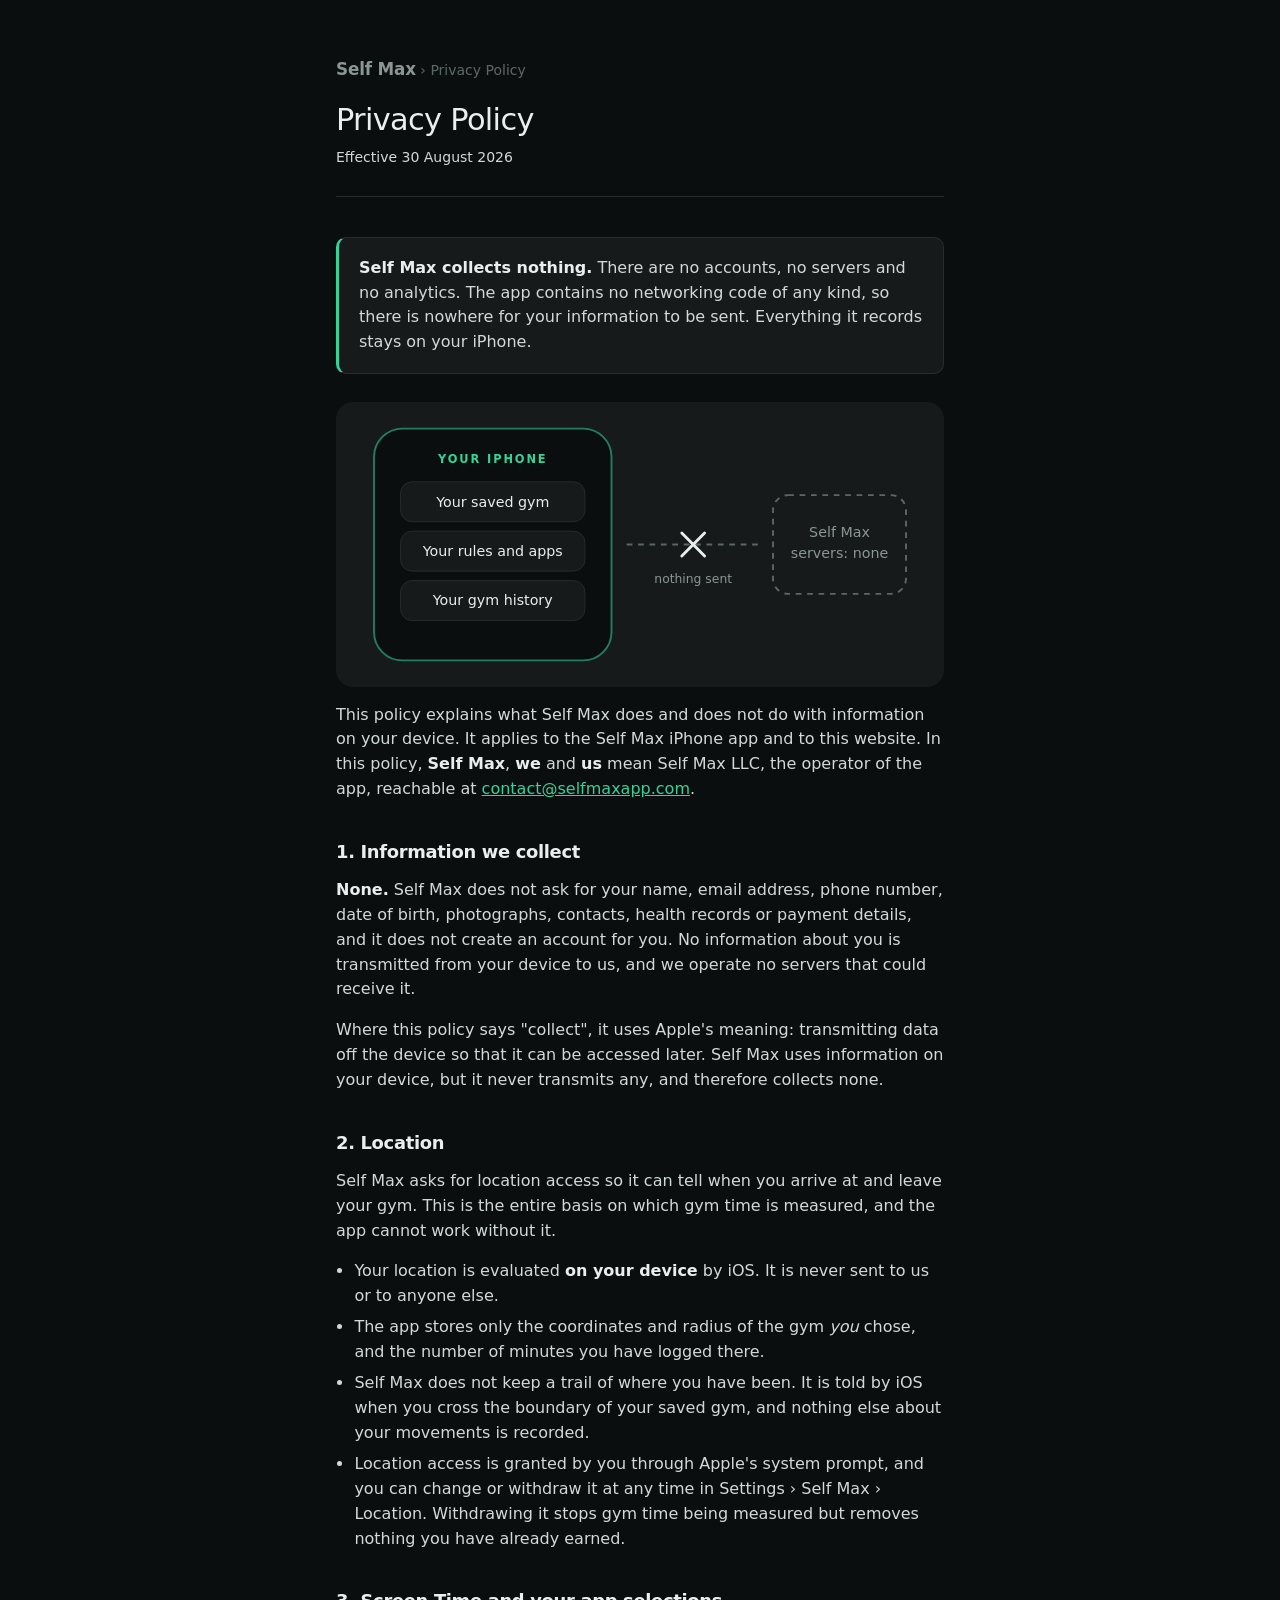
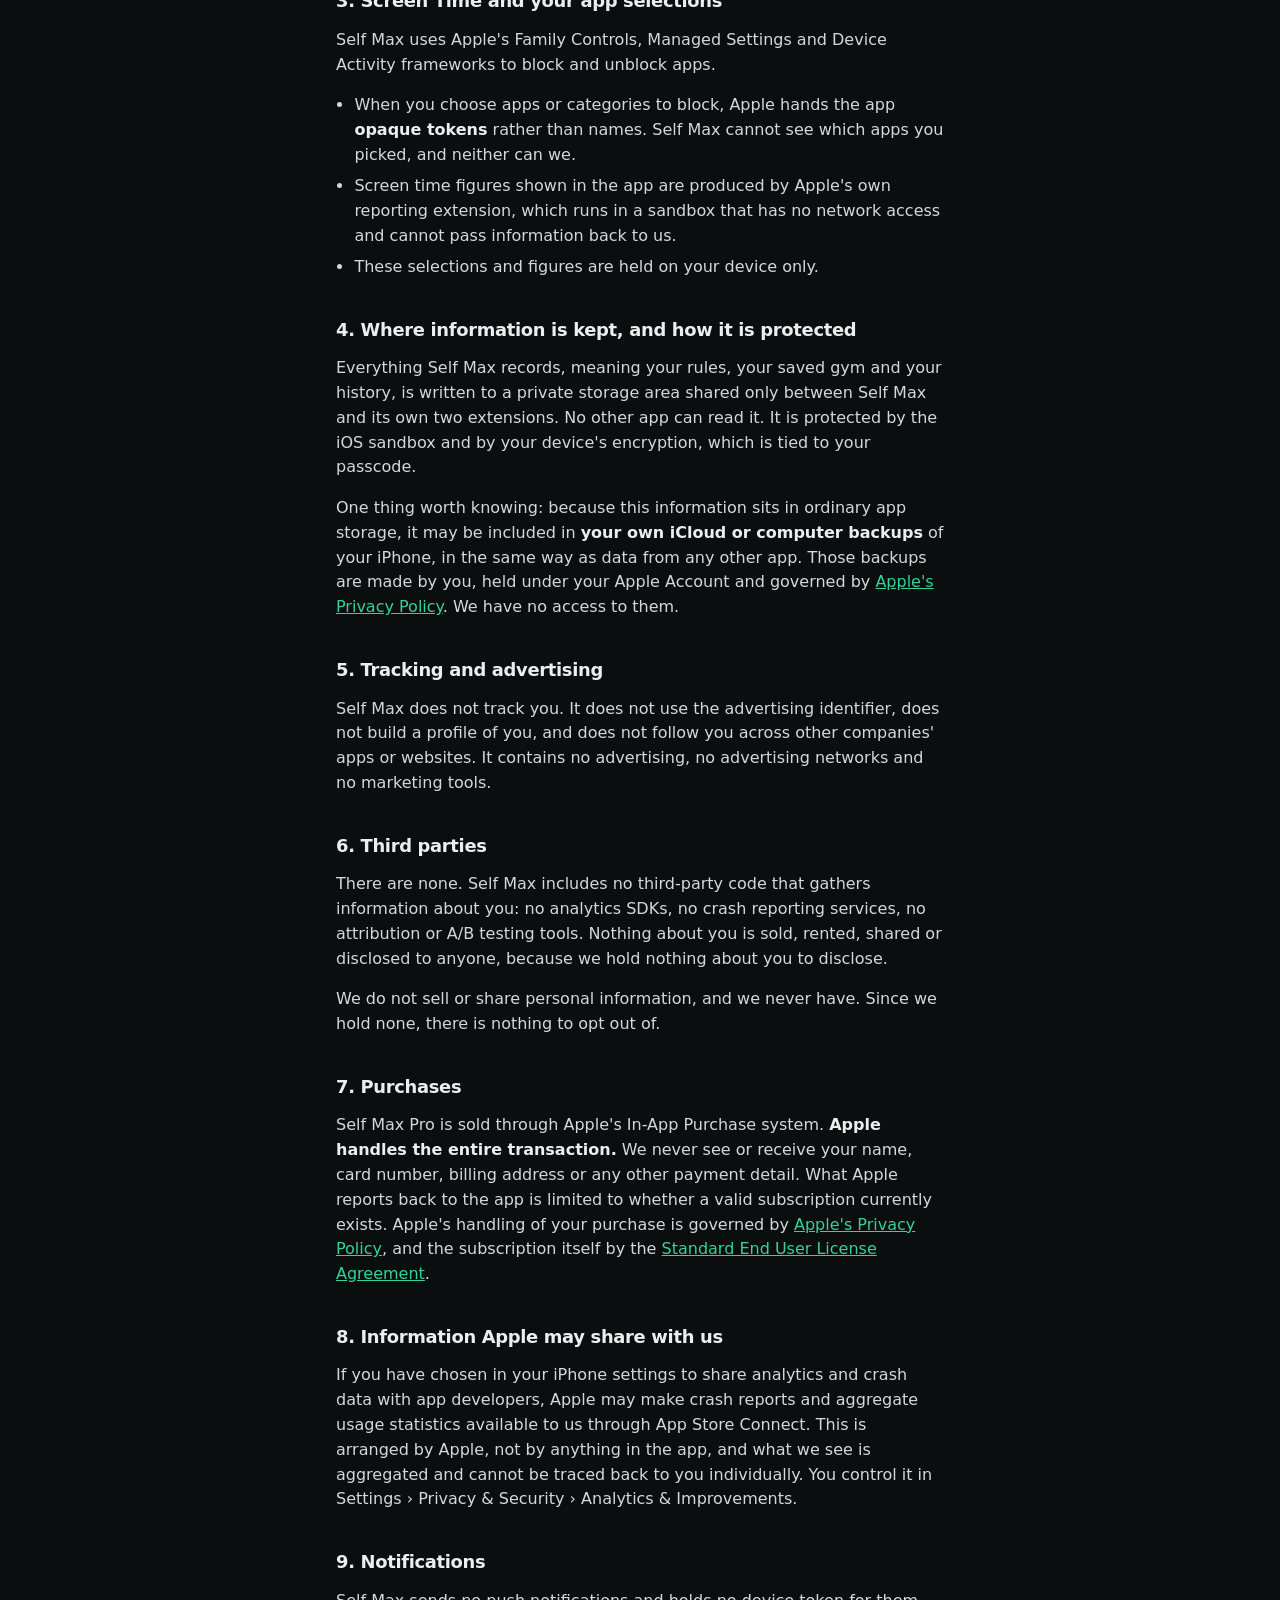
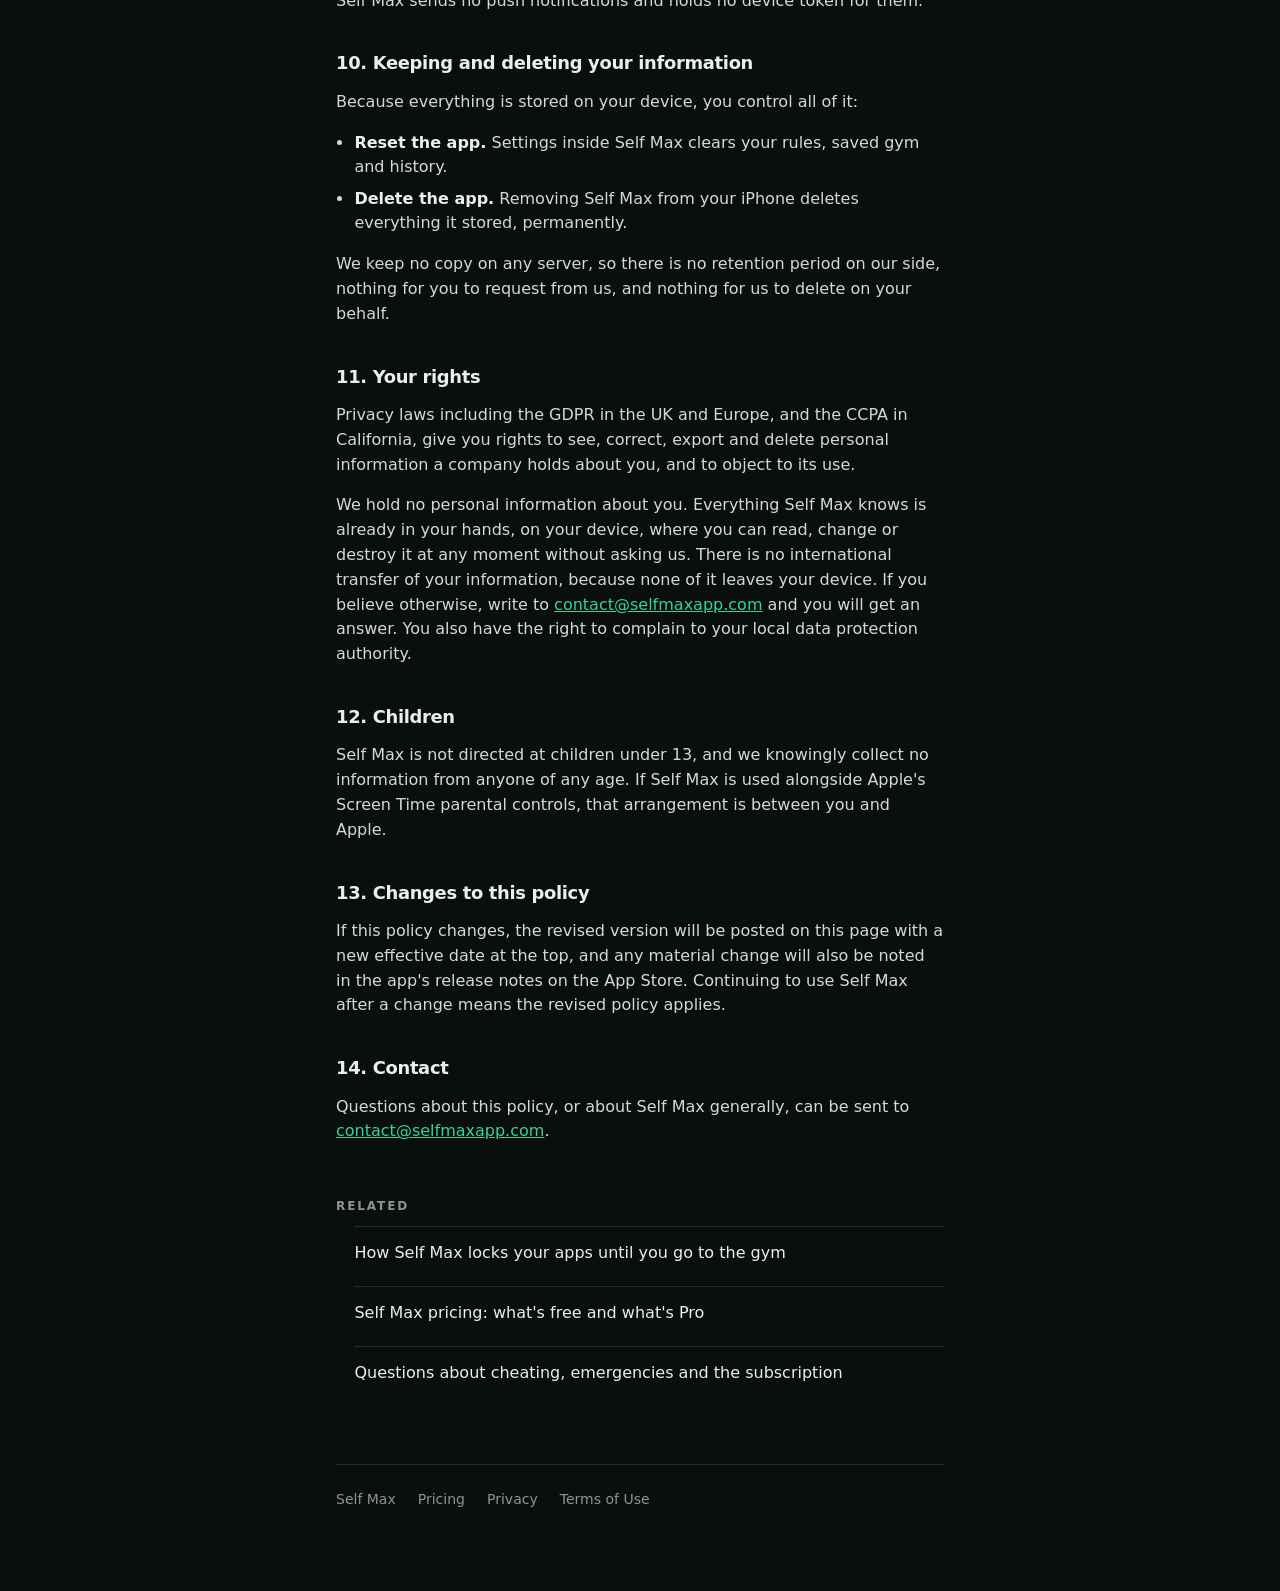
<file: privacy.html>
<!doctype html>
<html lang="en">
<head>
<meta charset="utf-8">
<meta name="viewport" content="width=device-width, initial-scale=1">
<meta name="apple-itunes-app" content="app-id=6804875830">
<title>Privacy Policy for Self Max: nothing leaves your phone</title>
<meta name="description" content="How Self Max handles your data: no account, no servers, no analytics. Your saved gym, rules and gym history stay on your iPhone and are never sent.">
<link rel="canonical" href="https://selfmaxapp.com/privacy.html">
<meta name="referrer" content="strict-origin-when-cross-origin">
<meta property="og:type" content="website">
<meta property="og:url" content="https://selfmaxapp.com/privacy.html">
<meta property="og:title" content="Privacy Policy for Self Max: nothing leaves your phone">
<meta property="og:description" content="No account, no servers, no analytics. Everything Self Max records stays on your iPhone.">
<meta property="og:image" content="https://selfmaxapp.com/img/og.png">
<meta property="og:image:width" content="1200">
<meta property="og:image:height" content="630">
<meta name="twitter:card" content="summary_large_image">
<link rel="icon" href="img/icon.png">
<link rel="stylesheet" href="style.css">
<script type="application/ld+json">
{
  "@context": "https://schema.org",
  "@graph": [
    {
      "@type": "Organization",
      "@id": "https://selfmaxapp.com/#org",
      "name": "Self Max",
      "legalName": "Self Max LLC",
      "url": "https://selfmaxapp.com/",
      "logo": "https://selfmaxapp.com/img/icon.png",
      "email": "contact@selfmaxapp.com",
      "sameAs": ["https://apps.apple.com/app/id6804875830"]
    },
    {
      "@type": "WebPage",
      "headline": "Privacy Policy for Self Max: nothing leaves your phone",
      "url": "https://selfmaxapp.com/privacy.html",
      "mainEntityOfPage": "https://selfmaxapp.com/privacy.html",
      "image": "https://selfmaxapp.com/img/privacy-on-device.svg",
      "datePublished": "2026-08-30",
      "dateModified": "2026-11-03",
      "publisher": {"@id": "https://selfmaxapp.com/#org"}
    },
    {
      "@type": "BreadcrumbList",
      "itemListElement": [
        {"@type": "ListItem", "position": 1, "name": "Self Max", "item": "https://selfmaxapp.com/"},
        {"@type": "ListItem", "position": 2, "name": "Privacy Policy", "item": "https://selfmaxapp.com/privacy.html"}
      ]
    }
  ]
}
</script>
</head>
<body>
<div class="wrap">
<header>
  <nav class="crumbs" aria-label="Breadcrumb"><a class="mark" href="./">Self Max</a> <span aria-hidden="true">›</span> <span>Privacy Policy</span></nav>
  <h1>Privacy Policy</h1>
  <p class="updated">Effective 30 August 2026</p>
</header>

<div class="lede">
  <p><strong>Self Max collects nothing.</strong> There are no accounts, no servers and no analytics. The app contains no networking code of any kind, so there is nowhere for your information to be sent. Everything it records stays on your iPhone.</p>
</div>

<figure class="diagram">
  <img src="img/privacy-on-device.svg" width="640" height="300" alt="Diagram: your saved gym, your rules and apps, and your gym history all stay inside your iPhone. Nothing is sent to Self Max, because there are no Self Max servers.">
</figure>

<p>This policy explains what Self Max does and does not do with information on your device. It applies to the Self Max iPhone app and to this website. In this policy, <strong>Self Max</strong>, <strong>we</strong> and <strong>us</strong> mean Self Max LLC, the operator of the app, reachable at <a href="mailto:contact@selfmaxapp.com">contact@selfmaxapp.com</a>.</p>

<h2>1. Information we collect</h2>
<p><strong>None.</strong> Self Max does not ask for your name, email address, phone number, date of birth, photographs, contacts, health records or payment details, and it does not create an account for you. No information about you is transmitted from your device to us, and we operate no servers that could receive it.</p>
<p>Where this policy says "collect", it uses Apple's meaning: transmitting data off the device so that it can be accessed later. Self Max uses information on your device, but it never transmits any, and therefore collects none.</p>

<h2>2. Location</h2>
<p>Self Max asks for location access so it can tell when you arrive at and leave your gym. This is the entire basis on which gym time is measured, and the app cannot work without it.</p>
<ul>
  <li>Your location is evaluated <strong>on your device</strong> by iOS. It is never sent to us or to anyone else.</li>
  <li>The app stores only the coordinates and radius of the gym <em>you</em> chose, and the number of minutes you have logged there.</li>
  <li>Self Max does not keep a trail of where you have been. It is told by iOS when you cross the boundary of your saved gym, and nothing else about your movements is recorded.</li>
  <li>Location access is granted by you through Apple's system prompt, and you can change or withdraw it at any time in Settings › Self Max › Location. Withdrawing it stops gym time being measured but removes nothing you have already earned.</li>
</ul>

<h2>3. Screen Time and your app selections</h2>
<p>Self Max uses Apple's Family Controls, Managed Settings and Device Activity frameworks to block and unblock apps.</p>
<ul>
  <li>When you choose apps or categories to block, Apple hands the app <strong>opaque tokens</strong> rather than names. Self Max cannot see which apps you picked, and neither can we.</li>
  <li>Screen time figures shown in the app are produced by Apple's own reporting extension, which runs in a sandbox that has no network access and cannot pass information back to us.</li>
  <li>These selections and figures are held on your device only.</li>
</ul>

<h2>4. Where information is kept, and how it is protected</h2>
<p>Everything Self Max records, meaning your rules, your saved gym and your history, is written to a private storage area shared only between Self Max and its own two extensions. No other app can read it. It is protected by the iOS sandbox and by your device's encryption, which is tied to your passcode.</p>
<p>One thing worth knowing: because this information sits in ordinary app storage, it may be included in <strong>your own iCloud or computer backups</strong> of your iPhone, in the same way as data from any other app. Those backups are made by you, held under your Apple Account and governed by <a href="https://www.apple.com/legal/privacy/">Apple's Privacy Policy</a>. We have no access to them.</p>

<h2>5. Tracking and advertising</h2>
<p>Self Max does not track you. It does not use the advertising identifier, does not build a profile of you, and does not follow you across other companies' apps or websites. It contains no advertising, no advertising networks and no marketing tools.</p>

<h2>6. Third parties</h2>
<p>There are none. Self Max includes no third-party code that gathers information about you: no analytics SDKs, no crash reporting services, no attribution or A/B testing tools. Nothing about you is sold, rented, shared or disclosed to anyone, because we hold nothing about you to disclose.</p>
<p>We do not sell or share personal information, and we never have. Since we hold none, there is nothing to opt out of.</p>

<h2>7. Purchases</h2>
<p>Self Max Pro is sold through Apple's In-App Purchase system. <strong>Apple handles the entire transaction.</strong> We never see or receive your name, card number, billing address or any other payment detail. What Apple reports back to the app is limited to whether a valid subscription currently exists. Apple's handling of your purchase is governed by <a href="https://www.apple.com/legal/privacy/">Apple's Privacy Policy</a>, and the subscription itself by the <a href="https://www.apple.com/legal/internet-services/itunes/dev/stdeula/">Standard End User License Agreement</a>.</p>

<h2>8. Information Apple may share with us</h2>
<p>If you have chosen in your iPhone settings to share analytics and crash data with app developers, Apple may make crash reports and aggregate usage statistics available to us through App Store Connect. This is arranged by Apple, not by anything in the app, and what we see is aggregated and cannot be traced back to you individually. You control it in Settings › Privacy & Security › Analytics & Improvements.</p>

<h2>9. Notifications</h2>
<p>Self Max sends no push notifications and holds no device token for them.</p>

<h2>10. Keeping and deleting your information</h2>
<p>Because everything is stored on your device, you control all of it:</p>
<ul>
  <li><strong>Reset the app.</strong> Settings inside Self Max clears your rules, saved gym and history.</li>
  <li><strong>Delete the app.</strong> Removing Self Max from your iPhone deletes everything it stored, permanently.</li>
</ul>
<p>We keep no copy on any server, so there is no retention period on our side, nothing for you to request from us, and nothing for us to delete on your behalf.</p>

<h2>11. Your rights</h2>
<p>Privacy laws including the GDPR in the UK and Europe, and the CCPA in California, give you rights to see, correct, export and delete personal information a company holds about you, and to object to its use.</p>
<p>We hold no personal information about you. Everything Self Max knows is already in your hands, on your device, where you can read, change or destroy it at any moment without asking us. There is no international transfer of your information, because none of it leaves your device. If you believe otherwise, write to <a href="mailto:contact@selfmaxapp.com">contact@selfmaxapp.com</a> and you will get an answer. You also have the right to complain to your local data protection authority.</p>

<h2>12. Children</h2>
<p>Self Max is not directed at children under 13, and we knowingly collect no information from anyone of any age. If Self Max is used alongside Apple's Screen Time parental controls, that arrangement is between you and Apple.</p>

<h2>13. Changes to this policy</h2>
<p>If this policy changes, the revised version will be posted on this page with a new effective date at the top, and any material change will also be noted in the app's release notes on the App Store. Continuing to use Self Max after a change means the revised policy applies.</p>

<h2>14. Contact</h2>
<p>Questions about this policy, or about Self Max generally, can be sent to <a href="mailto:contact@selfmaxapp.com">contact@selfmaxapp.com</a>.</p>

<aside class="related">
  <h2>Related</h2>
  <ul>
    <li><a href="./">How Self Max locks your apps until you go to the gym</a></li>
    <li><a href="pricing.html">Self Max pricing: what's free and what's Pro</a></li>
    <li><a href="./#faq">Questions about cheating, emergencies and the subscription</a></li>
  </ul>
</aside>

<footer>
  <a href="./">Self Max</a>
  <a href="pricing.html">Pricing</a>
  <a href="privacy.html">Privacy</a>
  <a href="https://www.apple.com/legal/internet-services/itunes/dev/stdeula/">Terms of Use</a>
</footer>
</div>
</body>
</html>
</file>
<file: style.css>
/* Palette and type lifted from the app and the social posts, so the three
   read as one thing. The posts are SF Pro Light on near-black with a single
   jade accent; this is that, at web scale. */
:root {
  --bg:      #0B0E0F;
  --surface: #161A1B;
  --line:    #262D2E;
  --text:    #E9EFED;
  --mute:    #8A9694;
  --faint:   #5C6866;
  --jade:    #34D399;
  --on-jade: #05221A;

  /* One spacing scale. Sections use --band, stacks within them use --stack,
     so vertical rhythm can't drift section to section. */
  --band:  clamp(76px, 11vw, 150px);
  --stack: clamp(18px, 2.4vw, 30px);
  --wrap:  980px;

  --sans: -apple-system, BlinkMacSystemFont, "SF Pro Display", "Segoe UI", system-ui, sans-serif;
}

*, *::before, *::after { box-sizing: border-box; }

html { -webkit-text-size-adjust: 100%; }

body {
  margin: 0;
  background: var(--bg);
  color: var(--text);
  font-family: var(--sans);
  /* Light, like the posts. The sharpness comes from thin strokes and space
     rather than from weight. */
  font-weight: 300;
  line-height: 1.55;
  -webkit-font-smoothing: antialiased;
}

img { max-width: 100%; height: auto; display: block; }
a { color: var(--jade); }

section, .foot {
  max-width: var(--wrap);
  margin-inline: auto;
  padding-inline: clamp(20px, 5vw, 40px);
}

/* ---------- nav ---------- */
.nav {
  max-width: var(--wrap);
  margin-inline: auto;
  padding: 22px clamp(20px, 5vw, 40px);
  display: flex;
  align-items: center;
  justify-content: space-between;
  gap: 16px;
}
.brand {
  display: inline-flex;
  align-items: center;
  gap: 10px;
  color: var(--text);
  text-decoration: none;
  font-weight: 500;
  font-size: 17px;
}
.brand img { border-radius: 7px; }
.nav-cta {
  font-size: 15px;
  font-weight: 500;
  text-decoration: none;
  padding: 8px 16px;
  border: 1px solid var(--line);
  border-radius: 999px;
}
.nav-cta:hover { border-color: var(--jade); }
.nav-links { display: flex; align-items: center; gap: clamp(14px, 3vw, 26px); }
.nav-links a:not(.nav-cta) {
  font-size: 15px;
  font-weight: 400;
  color: var(--mute);
  text-decoration: none;
}
.nav-links a:not(.nav-cta):hover { color: var(--text); }

/* ---------- hero ---------- */
.hero {
  padding-top: calc(var(--band) * 0.75);
  padding-bottom: var(--band);
  display: grid;
  grid-template-columns: minmax(0, 1fr) auto;
  gap: clamp(28px, 5vw, 64px);
  align-items: center;
}
.hero-shot { margin: 0; width: 300px; }
.hero-shot img { border-radius: 26px; border: 1px solid var(--line); }
@media (max-width: 760px) {
  .hero { grid-template-columns: 1fr; }
  .hero-shot { width: min(62vw, 300px); justify-self: center; }
}
.eyebrow {
  margin: 0 0 18px;
  font-size: 12px;
  font-weight: 600;
  letter-spacing: 0.16em;
  text-transform: uppercase;
  color: var(--jade);
}
.fineprint a { color: var(--mute); }
.fineprint a:hover { color: var(--jade); }
.stars { color: var(--jade); letter-spacing: 0.08em; }
h1 {
  font-size: clamp(38px, 7vw, 76px);
  font-weight: 300;
  letter-spacing: -0.022em;
  line-height: 1.08;
  margin: 0 0 var(--stack);
  text-wrap: balance;
}
h1 em { font-style: normal; color: var(--jade); }
.sub {
  font-size: clamp(17px, 2.1vw, 21px);
  color: var(--mute);
  margin: 0 0 calc(var(--stack) * 1.3);
  max-width: 48ch;
}
.cta-row { display: flex; flex-wrap: wrap; gap: 14px; }
.btn {
  display: inline-block;
  text-decoration: none;
  font-weight: 600;
  font-size: 16px;
  padding: 15px 28px;
  border-radius: 999px;
}
.btn-primary { background: var(--jade); color: var(--on-jade); }
.btn-primary:hover { background: #7BEFC2; }
.fineprint { font-size: 14px; color: var(--faint); margin: 16px 0 0; }

/* ---------- split ---------- */
.split {
  padding-block: var(--band);
  display: grid;
  gap: 0;
}
.half { padding-block: calc(var(--stack) * 1.4); }
.half + .half { border-top: 1px solid var(--line); }
.label {
  margin: 0 0 14px;
  font-size: 12px;
  font-weight: 600;
  letter-spacing: 0.16em;
  text-transform: uppercase;
  color: var(--mute);
}
.is-fix .label { color: var(--jade); }
.line {
  margin: 0;
  font-size: clamp(26px, 4.2vw, 44px);
  line-height: 1.12;
  letter-spacing: -0.015em;
  max-width: 20ch;
}
.is-fix .line { color: var(--jade); }
.aside {
  margin: 14px 0 0;
  font-size: clamp(16px, 1.9vw, 19px);
  color: var(--mute);
  max-width: 44ch;
}

/* ---------- screenshots ---------- */
.proof {
  padding-block: var(--band);
  display: grid;
  grid-template-columns: repeat(auto-fit, minmax(210px, 1fr));
  gap: clamp(20px, 3.5vw, 40px);
  align-items: start;
}
.proof figure { margin: 0; }
.proof img {
  border-radius: 20px;
  border: 1px solid var(--line);
}
.proof .lift { transform: translateY(-22px); }
figcaption {
  margin-top: 14px;
  font-size: 14px;
  color: var(--faint);
  text-align: center;
}

/* ---------- statement + pitch ---------- */
.statement, .pitch { padding-block: var(--band); }
.statement p, .pitch p {
  margin: 0;
  font-size: clamp(24px, 3.8vw, 40px);
  line-height: 1.18;
  letter-spacing: -0.015em;
  max-width: 24ch;
}
.statement .turn, .pitch .turn { color: var(--jade); margin-top: 0.4em; }
.pitch blockquote { margin: 0; }

/* ---------- how ---------- */
.how { padding-block: var(--band); }
h2 {
  font-size: clamp(27px, 4vw, 42px);
  font-weight: 300;
  letter-spacing: -0.018em;
  line-height: 1.14;
  margin: 0 0 calc(var(--stack) * 1.5);
  text-wrap: balance;
}
.steps {
  list-style: none;
  margin: 0;
  padding: 0;
  display: grid;
  grid-template-columns: repeat(auto-fit, minmax(230px, 1fr));
  gap: clamp(22px, 3vw, 40px);
}
.steps li {
  background: var(--surface);
  border: 1px solid var(--line);
  border-radius: 18px;
  padding: 26px 24px 28px;
}
/* The numbers earn their place: these are genuinely sequential, and the
   order is information the reader needs. */
.num {
  display: block;
  font-size: 12px;
  font-weight: 700;
  letter-spacing: 0.16em;
  color: var(--jade);
  margin-bottom: 14px;
}
.steps h3 { margin: 0 0 8px; font-size: 19px; font-weight: 600; letter-spacing: -0.01em; }
.steps p { margin: 0; color: var(--mute); font-size: 15.5px; }

/* ---------- features ----------
   Rules rather than cards, so they read as a list of facts and don't
   compete with the three numbered steps above. */
.features { padding-block: var(--band); }
.feats {
  list-style: none;
  margin: 0;
  padding: 0;
  display: grid;
  grid-template-columns: repeat(auto-fit, minmax(260px, 1fr));
  column-gap: clamp(22px, 3vw, 40px);
}
.feats li { border-top: 1px solid var(--line); padding-block: 22px 26px; }
.feats h3 {
  margin: 0 0 6px;
  font-size: 18px;
  font-weight: 600;
  letter-spacing: -0.01em;
  display: flex;
  align-items: center;
  gap: 10px;
}
.feats p { margin: 0; color: var(--mute); font-size: 15.5px; max-width: 42ch; }
.pro {
  font-size: 10.5px;
  font-weight: 700;
  letter-spacing: 0.12em;
  text-transform: uppercase;
  color: var(--jade);
  border: 1px solid rgba(52, 211, 153, 0.4);
  border-radius: 99px;
  padding: 2px 8px;
}

/* ---------- reviews ----------
   Real App Store reviews, set as plain quotes on the surface colour so
   they read as other people's words, not as more feature copy. */
.reviews { padding-block: var(--band); }
.quotes {
  list-style: none;
  margin: 0;
  padding: 0;
  display: grid;
  grid-template-columns: repeat(auto-fit, minmax(260px, 1fr));
  gap: clamp(18px, 2.6vw, 28px);
}
.quotes li {
  background: var(--surface);
  border: 1px solid var(--line);
  border-radius: 18px;
  padding: 24px 24px 22px;
  display: flex;
  flex-direction: column;
  gap: 10px;
}
.quotes .stars { font-size: 14px; }
.quotes h3 { margin: 0; font-size: 17px; font-weight: 600; letter-spacing: -0.01em; }
.quotes blockquote { margin: 0; flex: 1; }
.quotes blockquote p { margin: 0; color: var(--mute); font-size: 15.5px; }
.who { margin: 4px 0 0; font-size: 13px; color: var(--faint); }
.more { margin: calc(var(--stack) * 1.2) 0 0; font-size: 15px; }
.more a { color: var(--mute); }
.more a:hover { color: var(--jade); }

/* ---------- FAQ ---------- */
.faq { padding-block: var(--band); }
.qa { margin: 0; display: grid; }
.qa div { border-top: 1px solid var(--line); padding-block: 22px 24px; }
.qa dt { font-size: 18px; font-weight: 600; letter-spacing: -0.01em; margin-bottom: 8px; }
.qa dd { margin: 0; color: var(--mute); font-size: 15.5px; max-width: 64ch; }
.qa a { color: var(--text); }

/* ---------- final CTA ---------- */
.get { padding-block: var(--band); }
.get h2 { margin-bottom: var(--stack); }

/* ---------- footer ---------- */
.foot {
  border-top: 1px solid var(--line);
  padding-block: 32px;
  margin-top: var(--band);
  display: flex;
  flex-wrap: wrap;
  gap: 14px 26px;
  justify-content: space-between;
  align-items: center;
  font-size: 14px;
  color: var(--faint);
}
.foot nav { display: flex; flex-wrap: wrap; gap: 20px; }
.foot a { color: var(--mute); text-decoration: none; }
.foot a:hover { color: var(--jade); }

@media (prefers-reduced-motion: reduce) {
  * { animation: none !important; transition: none !important; }
  .proof .lift { transform: none; }
}

@media (max-width: 640px) {
  .proof .lift { transform: none; }
}

/* ---------- breadcrumbs + related links (pricing.html, privacy.html) ---------- */
.crumbs { font-size: 14px; color: var(--faint); margin-bottom: 18px; }
.crumbs a { color: var(--mute); text-decoration: none; }
.crumbs a:hover { color: var(--jade); }
.wrap .crumbs { margin-bottom: 0; }
.related { padding-block: calc(var(--band) * 0.5) 0; }
.related h2 {
  font-size: 12px;
  font-weight: 600;
  letter-spacing: 0.16em;
  text-transform: uppercase;
  color: var(--mute);
  margin: 0 0 12px;
}
.related ul { list-style: none; margin: 0; padding: 0; }
.related li { border-top: 1px solid var(--line); padding-block: 14px; margin: 0; }
.related a { color: var(--text); text-decoration: none; }
.related a:hover { color: var(--jade); }
.wrap .related { margin-top: 3.5rem; padding: 0; }
.wrap .related h2 { font-size: 12px; margin: 0 0 12px; }
.diagram { margin: 1.75rem 0 0; }
.diagram img { width: 100%; height: auto; }

/* ---------- pricing.html ---------- */
.price-hero { padding-top: calc(var(--band) * 0.6); padding-bottom: calc(var(--band) * 0.5); }
.plans {
  padding-bottom: calc(var(--band) * 0.6);
  display: grid;
  grid-template-columns: repeat(auto-fit, minmax(250px, 1fr));
  gap: clamp(18px, 2.6vw, 28px);
  align-items: stretch;
}
.plan {
  background: var(--surface);
  border: 1px solid var(--line);
  border-radius: 18px;
  padding: 26px 24px 28px;
  display: flex;
  flex-direction: column;
  gap: 8px;
}
.plan.is-pick { border-color: var(--jade); }
.plan-top { display: flex; align-items: center; justify-content: space-between; gap: 10px; }
.plan h2 { margin: 0; font-size: 19px; font-weight: 600; letter-spacing: -0.01em; }
.plan .amount {
  margin: 6px 0 0;
  font-size: clamp(34px, 4.6vw, 44px);
  font-weight: 300;
  letter-spacing: -0.02em;
  line-height: 1.1;
  font-variant-numeric: tabular-nums;
}
.plan .amount small { font-size: 0.42em; color: var(--mute); letter-spacing: 0; }
.plan .per { margin: 0; color: var(--mute); font-size: 15px; }
.plan .save { margin: 0; color: var(--jade); font-size: 15px; font-weight: 500; }
.plan p.note { margin: 10px 0 0; color: var(--mute); font-size: 15px; }
.compare { padding-block: calc(var(--band) * 0.6); }
.table-wrap { overflow-x: auto; }
.compare table { width: 100%; min-width: 520px; border-collapse: collapse; font-size: 15.5px; }
.compare th, .compare td { text-align: left; padding: 14px 12px; border-top: 1px solid var(--line); vertical-align: top; }
.compare thead th { border-top: 0; font-size: 12px; font-weight: 600; letter-spacing: 0.16em; text-transform: uppercase; color: var(--mute); }
.compare tbody th { font-weight: 500; color: var(--text); width: 34%; }
.compare td { color: var(--mute); }
.compare td.yes { color: var(--jade); }
.offer {
  padding-block: calc(var(--band) * 0.5);
}
.offer-box {
  border: 1px dashed rgba(52, 211, 153, 0.5);
  border-radius: 18px;
  padding: 24px;
}
.offer-box h2 { margin: 0 0 8px; font-size: clamp(22px, 3vw, 28px); }
.offer-box p { margin: 0; color: var(--mute); max-width: 60ch; }
.offer-box p + p { margin-top: 10px; }
.value { padding-block: calc(var(--band) * 0.5); }
.value p {
  margin: 0;
  font-size: clamp(22px, 3.2vw, 32px);
  line-height: 1.2;
  letter-spacing: -0.015em;
  max-width: 30ch;
}
.value .turn { color: var(--jade); margin-top: 0.4em; }

/* ---------- privacy.html ----------
   Its own narrow column. These selectors are scoped under .wrap so they
   can't reach the landing page — an unscoped `header` rule here is exactly
   what once restyled the landing nav by accident. */
.wrap {
  max-width: 41rem;
  margin: 0 auto;
  padding: 3.5rem 1.5rem 5rem;
}
.wrap header {
  border-bottom: 1px solid var(--line);
  padding-bottom: 1.75rem;
  margin-bottom: 2.5rem;
}
.mark {
  display: inline-block;
  font-weight: 700;
  font-size: 1.05rem;
  letter-spacing: -0.01em;
  color: var(--jade);
  text-decoration: none;
}
.wrap h1 { font-size: 1.9rem; font-weight: 500; line-height: 1.2; margin: 1.25rem 0 0.5rem; }
.wrap h2 { font-size: 1.12rem; font-weight: 600; margin: 2.5rem 0 0.6rem; }
.wrap p, .wrap li { color: #D2DAD8; }
.wrap ul { padding-left: 1.15rem; }
.wrap li { margin-bottom: 0.4rem; }
.updated { color: var(--mute); font-size: 0.875rem; margin: 0; }
.lede {
  background: var(--surface);
  border: 1px solid var(--line);
  border-left: 3px solid var(--jade);
  border-radius: 10px;
  padding: 1.1rem 1.25rem;
  margin: 0 0 1rem;
}
.lede p { margin: 0; }
.wrap strong { color: var(--text); }
.wrap footer {
  margin-top: 4rem;
  padding-top: 1.5rem;
  border-top: 1px solid var(--line);
  color: var(--mute);
  font-size: 0.875rem;
}
.wrap footer a { margin-right: 1.1rem; color: var(--mute); text-decoration: none; }
.wrap footer a:hover { color: var(--jade); }
</file>
